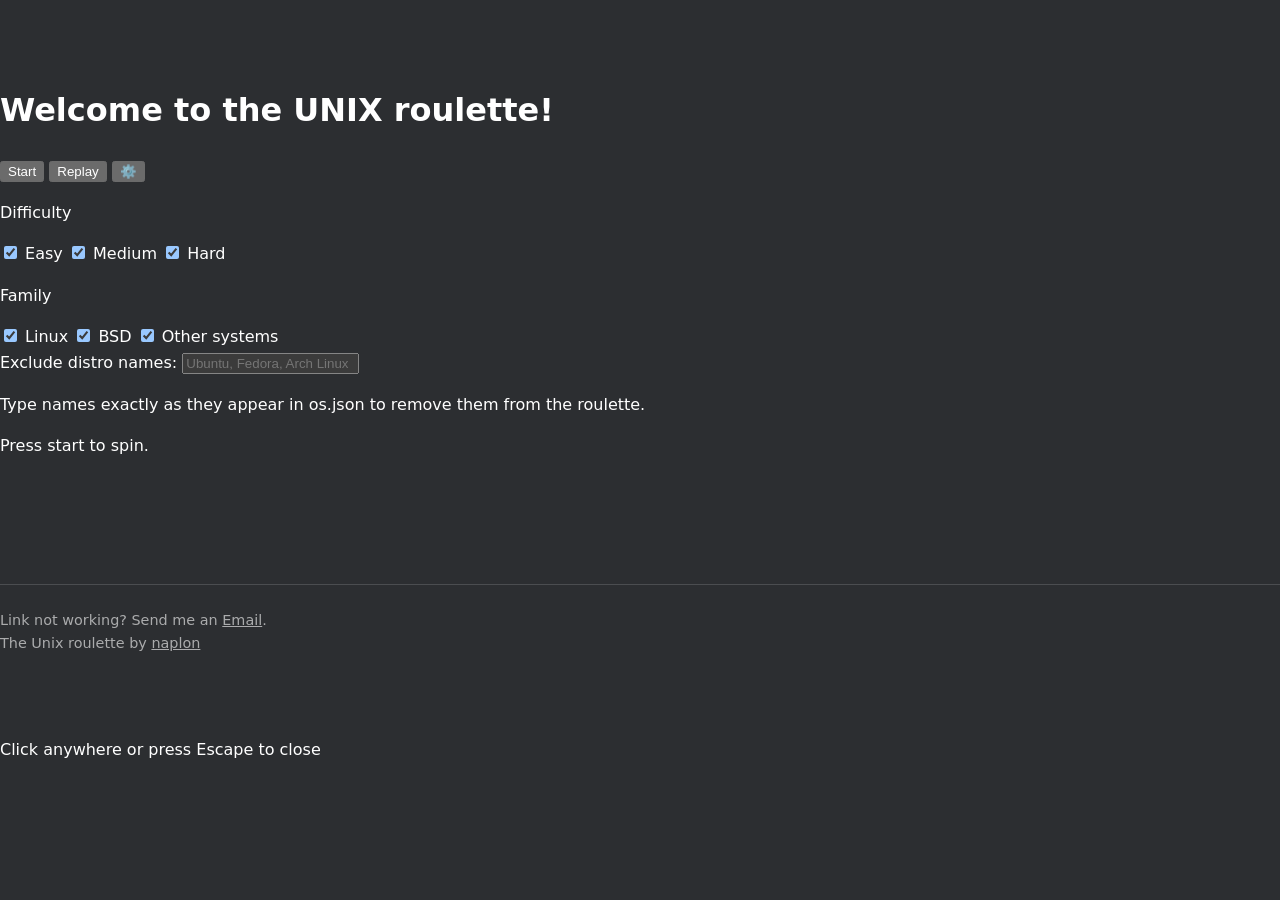
<file: index.html>
<!DOCTYPE html>
<html lang="en">
<head>
    <meta charset="UTF-8">
    <meta name="viewport" content="width=device-width, initial-scale=1.0">
    <title>The UNIX roulette</title>
    <link rel="icon" href="favicon.ico" type="image/x-icon">
    <link href="style.css" rel="stylesheet">
    <script src="script.js" defer></script>
</head>
<body>
    <div class="page-shell">
        <main class="first-text">
            <h1>Welcome to the UNIX roulette!</h1>

            <div class="controls-row">
                <button type="button" class="start-button" id="start-button" onclick="roll()">Start</button>
                <button type="button" class="replay-button hidden" id="replay-button" onclick="roll()">Replay</button>
                <button type="button" class="settings-toggle" id="settings-toggle" aria-label="Exclude distros" title="Exclude distros">⚙️</button>
            </div>

            <div class="exclude-panel hidden" id="exclude-panel">
                <div class="filter-grid">
                    <div class="filter-group">
                        <p>Difficulty</p>
                        <label><input type="checkbox" class="difficulty-filter" value="easy" checked /> Easy</label>
                        <label><input type="checkbox" class="difficulty-filter" value="medium" checked /> Medium</label>
                        <label><input type="checkbox" class="difficulty-filter" value="hard" checked /> Hard</label>
                    </div>

                    <div class="filter-group">
                        <p>Family</p>
                        <label><input type="checkbox" class="family-filter" value="linux" checked /> Linux</label>
                        <label><input type="checkbox" class="family-filter" value="bsd" checked /> BSD</label>
                        <label><input type="checkbox" class="family-filter" value="other" checked /> Other systems</label>
                    </div>
                </div>

                <label for="exclude-input">Exclude distro names:</label>
                <input id="exclude-input" type="text" placeholder="Ubuntu, Fedora, Arch Linux" />
                <p class="exclude-help">Type names exactly as they appear in os.json to remove them from the roulette.</p>
            </div>

            <p id="loading-text" class="loading-text">Press start to spin.</p>

            <section id="result-card" class="result-card" aria-live="polite">
                <div class="winner-header">
                    <h2 id="result-name"></h2>
                    <span id="result-difficulty" class="difficulty-badge"></span>
                    <span id="result-family" class="family-badge"></span>
                </div>
                <div id="result-image-wrap" class="result-image-wrap hidden">
                    <img id="result-image" class="result-image" alt="" />
                </div>
                <p id="result-comment"></p>
                <a id="result-link" target="_blank" rel="noopener noreferrer"></a>
            </section>
        </main>
    </div>

    <footer>
        <p>Link not working? Send me an <a href="mailto:naplon@ik.me" tager="_blank">Email</a>.</p>
        <p>The Unix roulette by <a href="https://github.com/naplon74" target="_blank">naplon</a></p>
    </footer>

    <div id="image-lightbox" class="image-lightbox hidden" role="dialog" aria-modal="true" aria-label="Image preview">
        <img id="lightbox-image" class="lightbox-image" alt="" />
        <p class="lightbox-hint">Click anywhere or press Escape to close</p>
    </div>
</body>
</html>
</file>
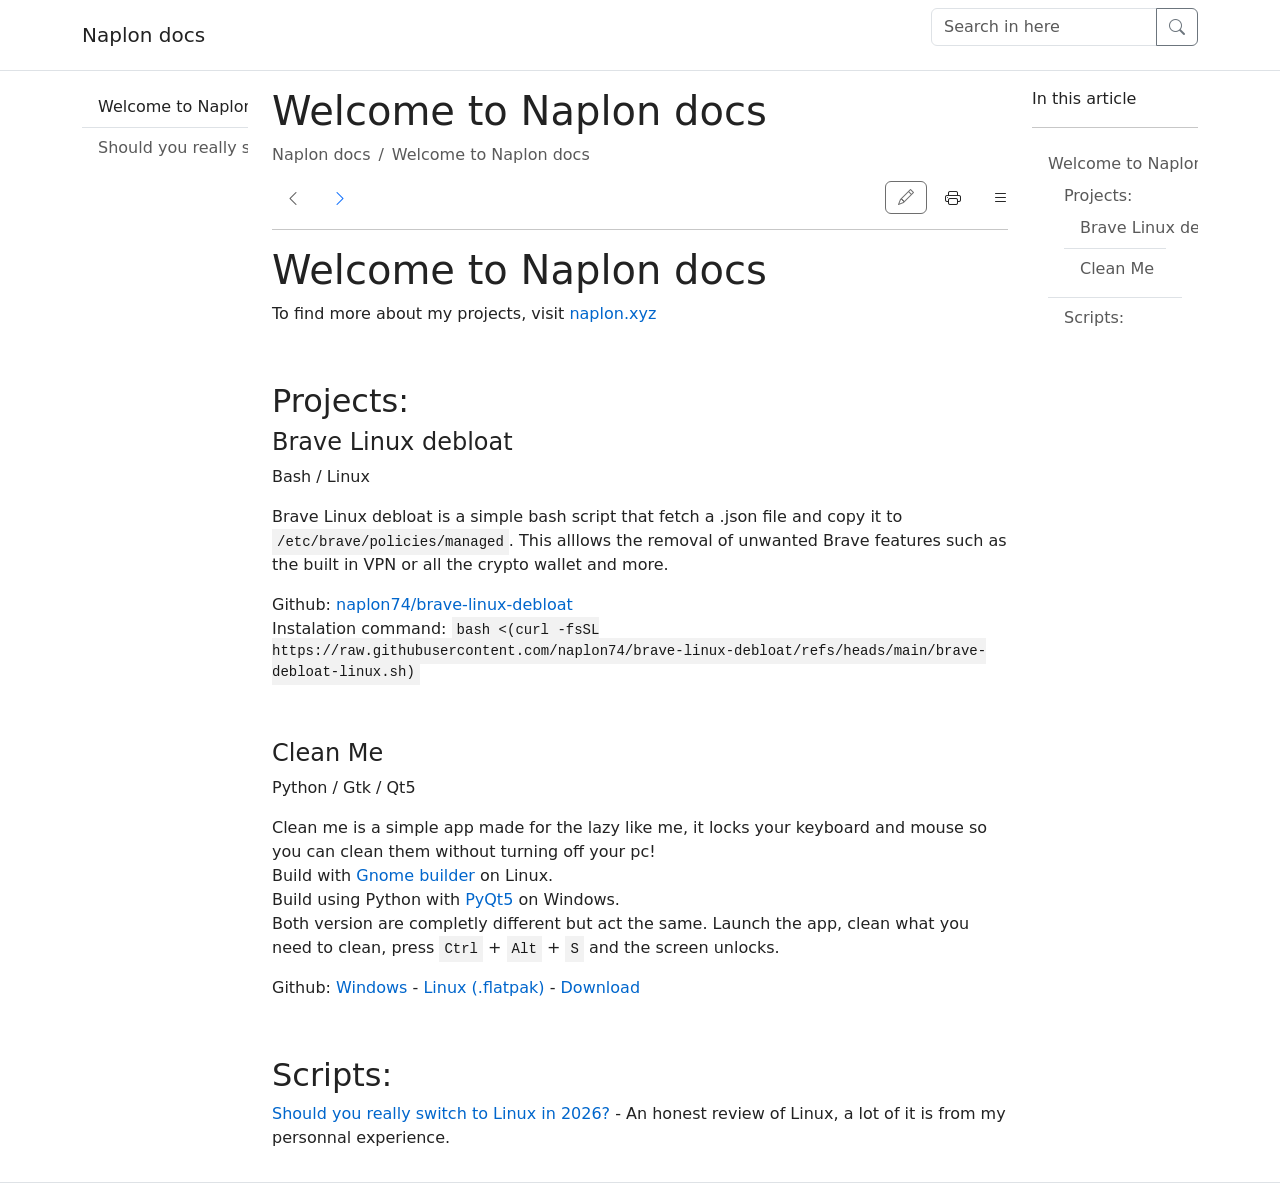
<file: site/index.html>
<!DOCTYPE html lang="en">


<head>
  <meta charset="utf-8">
  <meta http-equiv="x-ua-compatible" content="ie=edge">
  <meta name="viewport" content="width=device-width, initial-scale=1, shrink-to-fit=no">

  
  <meta name="color-scheme" content="light dark">
  <meta name="theme-color" content="#111111" media="(prefers-color-scheme: light)">
  <meta name="theme-color" content="#eeeeee" media="(prefers-color-scheme: dark)">
  <link rel="stylesheet" href="css/bootstrap.min.css">
  

  
  <meta http-equiv="content-language" content="en">
  
  

  
  <title>Welcome to Naplon docs | Naplon docs</title>
  

  

  
  

<link rel="stylesheet" href="css/bootstrap-icons.min.css">
<link rel="stylesheet" href="css/theme.css">


<link rel="stylesheet" href="css/colors/auto.css">
<link rel="stylesheet" href="css/highlight/default.css" media="(prefers-color-scheme: light)">
<link rel="stylesheet" href="css/highlight/monokai.css" media="(prefers-color-scheme: dark)">





<script async>var base_url = '.';</script>
<script src="js/jquery-3.6.1.slim.min.js"></script>
<script src="js/bootstrap.bundle.min.js"></script>
<script async src="js/highlight.min.js"></script>
  
  
  
</head>

<body    <header>
  <nav
    class="navbar navbar-expand-sm navbar-toggleable-sm  border-bottom box-shadow mb-3 ">
    <div class="container">
      <a class="navbar-brand text-body" asp-area="" href=" /">
        
        
        Naplon docs
        
      </a>
      <div class="print-hide">
        <div class="navbar-collapse collapse d-sm-inline-flex justify-content-between">
          <div class="d-none d-md-flex input-group mb-3">
            
            <input class="form-control" type="search" id="searchbox" accesskey="/"
              placeholder="Search in here" aria-label="Search"
              aria-describedby="search-btn" />
            <button class="btn btn-outline-secondary" type="button" id="search-btn" onclick="search(false);">
              <i class="bi bi-search"></i>
            </button>
            
          </div>
        </div>
      </div>
    </div>
  </nav>
  <nav class="navbar border-bottom box-shadow mb-3 d-md-none print-hide">
    <div class="container">
      <div class="navbar-collapse d-flex">
        <p>
        <div class="d-flex input-group mb-3">
          
          <button class="btn btn-outline-secondary" onclick="toggle_nav(this);" type="button" data-bs-toggle="collapse"
            data-bs-target="#nav" title="Show Navigation"><i class="bi bi-book"></i></button>
          
          
          <input class="form-control" type="search" id="searchbox_mobile" accesskey="/"
            placeholder="Search in here" aria-label="Search">
          <button class="btn btn-outline-secondary" type="button" onclick="search(true);"><i
              class="bi bi-search"></i></button>
          
          
          <button class="btn btn-outline-secondary" onclick="toggle_toc(this);" type="button" data-bs-toggle="collapse"
            data-bs-target="#toc"><i class="bi bi-list-ul"></i></button>
          
        </div>
        </p>
      </div>
    </div>
  </nav>
  </header>
  
  
  
  
  <div class="container">
    <div class="pb-3">
      <div class="row">
        
        
        

<div class="col-12 col-md-2 print-hide">
    <div class="collapse d-md-block text-nowrap" id="nav" style="overflow-x:scroll;">
        <ul class="list-group list-group-flush">
            
            
            <li class="list-group-item"><a
                    class="text-decoration-none  text-body"
                    href=".">Welcome to Naplon docs</a></li>
            
            
            
            <li class="list-group-item"><a
                    class="text-decoration-none  text-muted"
                    href="linux/">Should you really switch to Linux in 2026?</a></li>
            
            
        </ul>
    </div>
</div>
        
        
        




<div class="col-12 col-md-2 order-md-3 print-hide">
  <div class="collapse d-md-block text-nowrap" id="toc" style="overflow-x:scroll;">
    <span>In this article</span>
    <hr />
    <ul class="list-group list-group-flush">
      
      <li class="list-group-item"><a class="text-decoration-none text-muted" href="#welcome-to-naplon-docs">Welcome to Naplon docs</a>
        
        <ul class="list-group list-group-flush">
          
      <li class="list-group-item"><a class="text-decoration-none text-muted" href="#projects">Projects:</a>
        
        <ul class="list-group list-group-flush">
          
      <li class="list-group-item"><a class="text-decoration-none text-muted" href="#brave-linux-debloat">Brave Linux debloat</a>
        
      </li>
      
      <li class="list-group-item"><a class="text-decoration-none text-muted" href="#clean-me">Clean Me</a>
        
      </li>
      
        </ul>
        
      </li>
      
      <li class="list-group-item"><a class="text-decoration-none text-muted" href="#scripts">Scripts:</a>
        
      </li>
      
        </ul>
        
      </li>
      
    </ul>
  </div>
</div>


<main role="main" class="col-12 col-md-8 print-main">
  
  
  <h1 >Welcome to Naplon docs</h1>
  
  <nav aria-label="breadcrumb">
    <ol class="breadcrumb">
      <li class="breadcrumb-item active" aria-current="page">Naplon docs</li>
      
      
      <li class="breadcrumb-item active" aria-current="page">Welcome to Naplon docs</li>
      
      
      
      
      
    </ol>
  </nav>
  
  
  <div class="container ml-0">
    <div class="row">
      
      <div class="col-2 px-0" style="text-wrap: nowrap;">
        
        <a class="btn text-muted print-hide"><i class="bi bi-chevron-left"></i></a>
        
        
        <a class="btn text-primary print-hide" href="linux/" title="Should you really switch to Linux in 2026?"><i
            class="bi bi-chevron-right"></i></a>
        
      </div>
      <div class="col px-0" style="text-align: right;">
        
        
        
        
        
        
        <button class="btn print-visible d-none" onclick="print_normal();"
          title="Open NewTab"><i class="bi bi-arrow-up-right-square"></i></button>
      </div>
      <div class="col-1 col-sm-2 px-0 print-hide" style="text-align: right;text-wrap: nowrap;">
        
        
        <a class="btn disabled print-hide d-none d-sm-inline"><i class="bi bi-pencil"></i></a>
        
        
        
        <button class="btn print-block d-none d-lg-inline" title="Print this article"
          onclick="window.print();"><i class="bi bi-printer"></i></button>
        
        <span class="dropdown print-hide">
          <button class="btn btn" type="button" id="dropdownMenuButton1" data-bs-toggle="dropdown"
            aria-expanded="false"><i class="bi bi-list"></i></button>
          <ul class="dropdown-menu" aria-labelledby="dropdownMenuButton1">
            <li>
              <h6 class="dropdown-header">Share via</h6>
            </li>
            <li><button class="btn dropdown-item"
                onclick="share_to_twitter('Welcome to Naplon docs | Naplon docs','');"><i
                  class="bi bi-twitter-x"></i>&nbsp;X.com</button></li>
            <li><button class="btn dropdown-item" onclick="share_to_facebook();"><i
                  class="bi bi-facebook"></i>&nbsp;Facebook</button></li>
            <li><button class="btn dropdown-item" onclick="share_to_line();"><i
                  class="bi bi-line"></i>&nbsp;LINE</button></li>
            <li>
              <hr class="dropdown-divider">
            </li>
            <li><button class="btn dropdown-item" onclick="window.print();"><i class="bi bi-printer"></i>&nbsp;Print</button></li>
            <li><button class="btn dropdown-item" id="page-url-copy-btn"><i class="bi bi-clipboard"></i>&nbsp;Copy Url to clipboard</button></li>
            <li>
              
              
              <a class="btn dropdown-item disabled"><i class="bi bi-pencil"></i>&nbsp;Edit this article</a>
              
              
            </li>
            <li>
              <hr class="dropdown-divider">
            </li>
            
            <li><button class="btn dropdown-item" onclick="print_view();"><i
                  class="bi bi-file-earmark-text"></i>&nbsp;View in EmbedMode</button></li>
          </ul>
        </span>
      </div>
    </div>
  </div>
  
  <hr />
  
  <div >
    
    <h1 id="welcome-to-naplon-docs">Welcome to Naplon docs</h1>
<p>To find more about my projects, visit <a href="https://naplon.xyz">naplon.xyz</a></p>
<p><br></p>
<h2 id="projects">Projects:</h2>
<h4 id="brave-linux-debloat">Brave Linux debloat</h4>
<p>Bash / Linux </p>
<p>Brave Linux debloat is a simple bash script that fetch a .json file and copy it to <code>/etc/brave/policies/managed</code>.
This alllows the removal of unwanted Brave features such as the built in VPN or all the crypto wallet and more.  </p>
<p>Github: <a href="https://github.com/naplon74/brave-linux-debloat">naplon74/brave-linux-debloat</a><br />
Instalation command: <code>bash &lt;(curl -fsSL https://raw.githubusercontent.com/naplon74/brave-linux-debloat/refs/heads/main/brave-debloat-linux.sh)</code></p>
<p><br></p>
<h4 id="clean-me">Clean Me</h4>
<p>Python / Gtk / Qt5  </p>
<p>Clean me is a simple app made for the lazy like me, it locks your keyboard and mouse so you can clean them without turning off your pc!<br />
Build with <a href="https://apps.gnome.org/Builder/">Gnome builder</a> on Linux.<br />
Build using Python with <a href="https://pypi.org/project/PyQt5/">PyQt5</a> on Windows.<br />
Both version are completly different but act the same. Launch the app, clean what you need to clean, press <code>Ctrl</code> + <code>Alt</code> + <code>S</code> and the screen unlocks.  </p>
<p>Github: <a href="https://github.com/naplon74/CleanMe/tree/windows">Windows</a> - <a href="https://github.com/naplon74/CleanMe/tree/linux">Linux (.flatpak)</a> - <a href="https://github.com/naplon74/CleanMe/releases">Download</a></p>
<p><br></p>
<h2 id="scripts">Scripts:</h2>
<p><a href="/linux">Should you really switch to Linux in 2026?</a> - An honest review of Linux, a lot of it is from my personnal experience.</p>
    
  </div>
</main>

      </div>
    </div>
    <script src="js/theme.js"></script>
    
    
    
    <script async src="search/main.js"></script>
    
    
  </div>
  </div>

  
  
  
  
  <footer class="border-top footer text-muted .position-absolute.bottom-0.start-50.translate-middle-x"
    style="padding-top:15px;">
    <div class="container">
      <div class="row">
        <div class="col-md">
          
        </div>
        
      </div>
    </div>
  </footer>
  
  
  
  
  
  <div class="modal fade" id="searchModal" data-bs-backdrop="static" data-bs-keyboard="false" tabindex="-1"
    aria-labelledby="searchModal" aria-hidden="true">
    <div class="modal-dialog modal-lg print-hide">
        <div class="modal-content">
            <div class="modal-header">
                <h5 class="modal-title" id="searchModalLabel">Search</h5>
                <button type="button" class="btn-close" data-bs-dismiss="modal"
                    aria-label="Close"></button>
            </div>
            <div class="modal-body">
                <div class="input-group mb-3">
                    <input id="mkdocs-search-query" type="text" class="form-control"
                        aria-label="Search" aria-describedby="inputGroup-sizing-default">
                </div>
                <div id="mkdocs-search-results">
                    search-area-desc
                </div>

            </div>
        </div>
    </div>
</div>
  
</body>

</html>
</file>
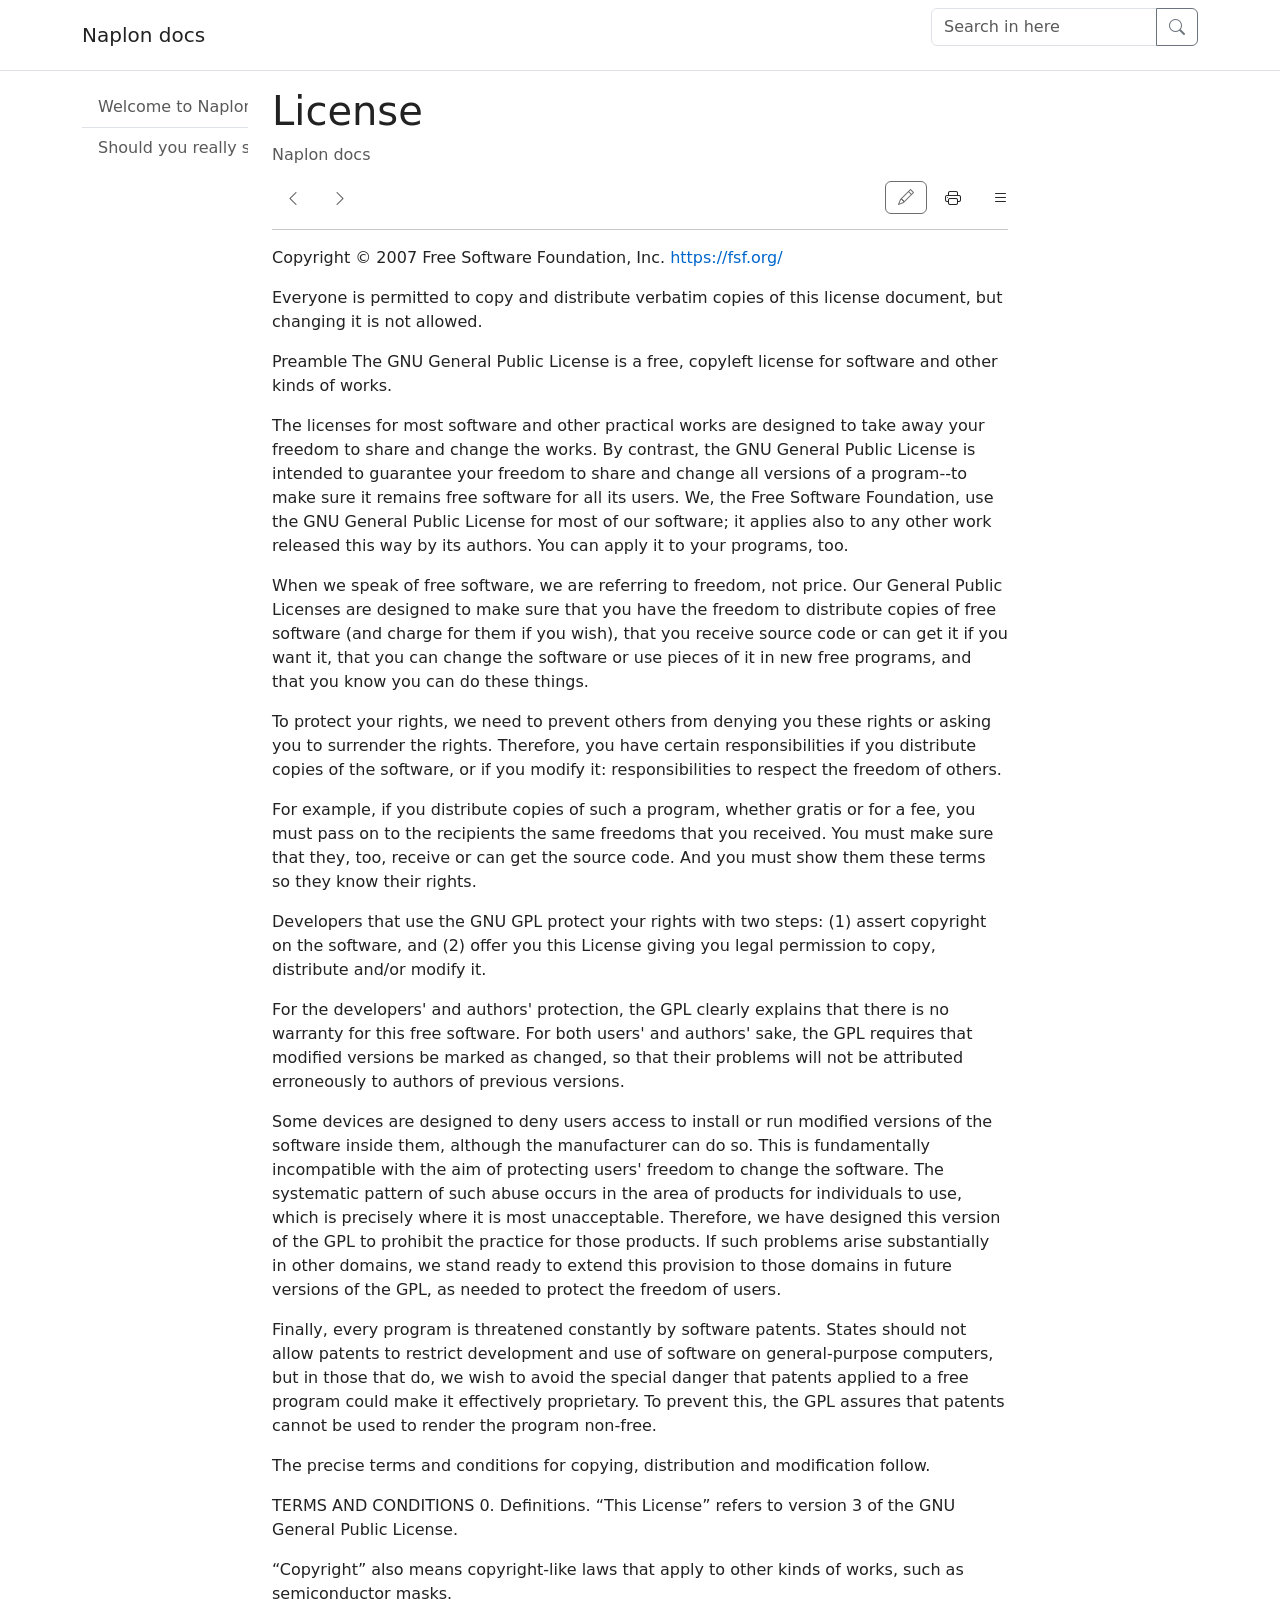
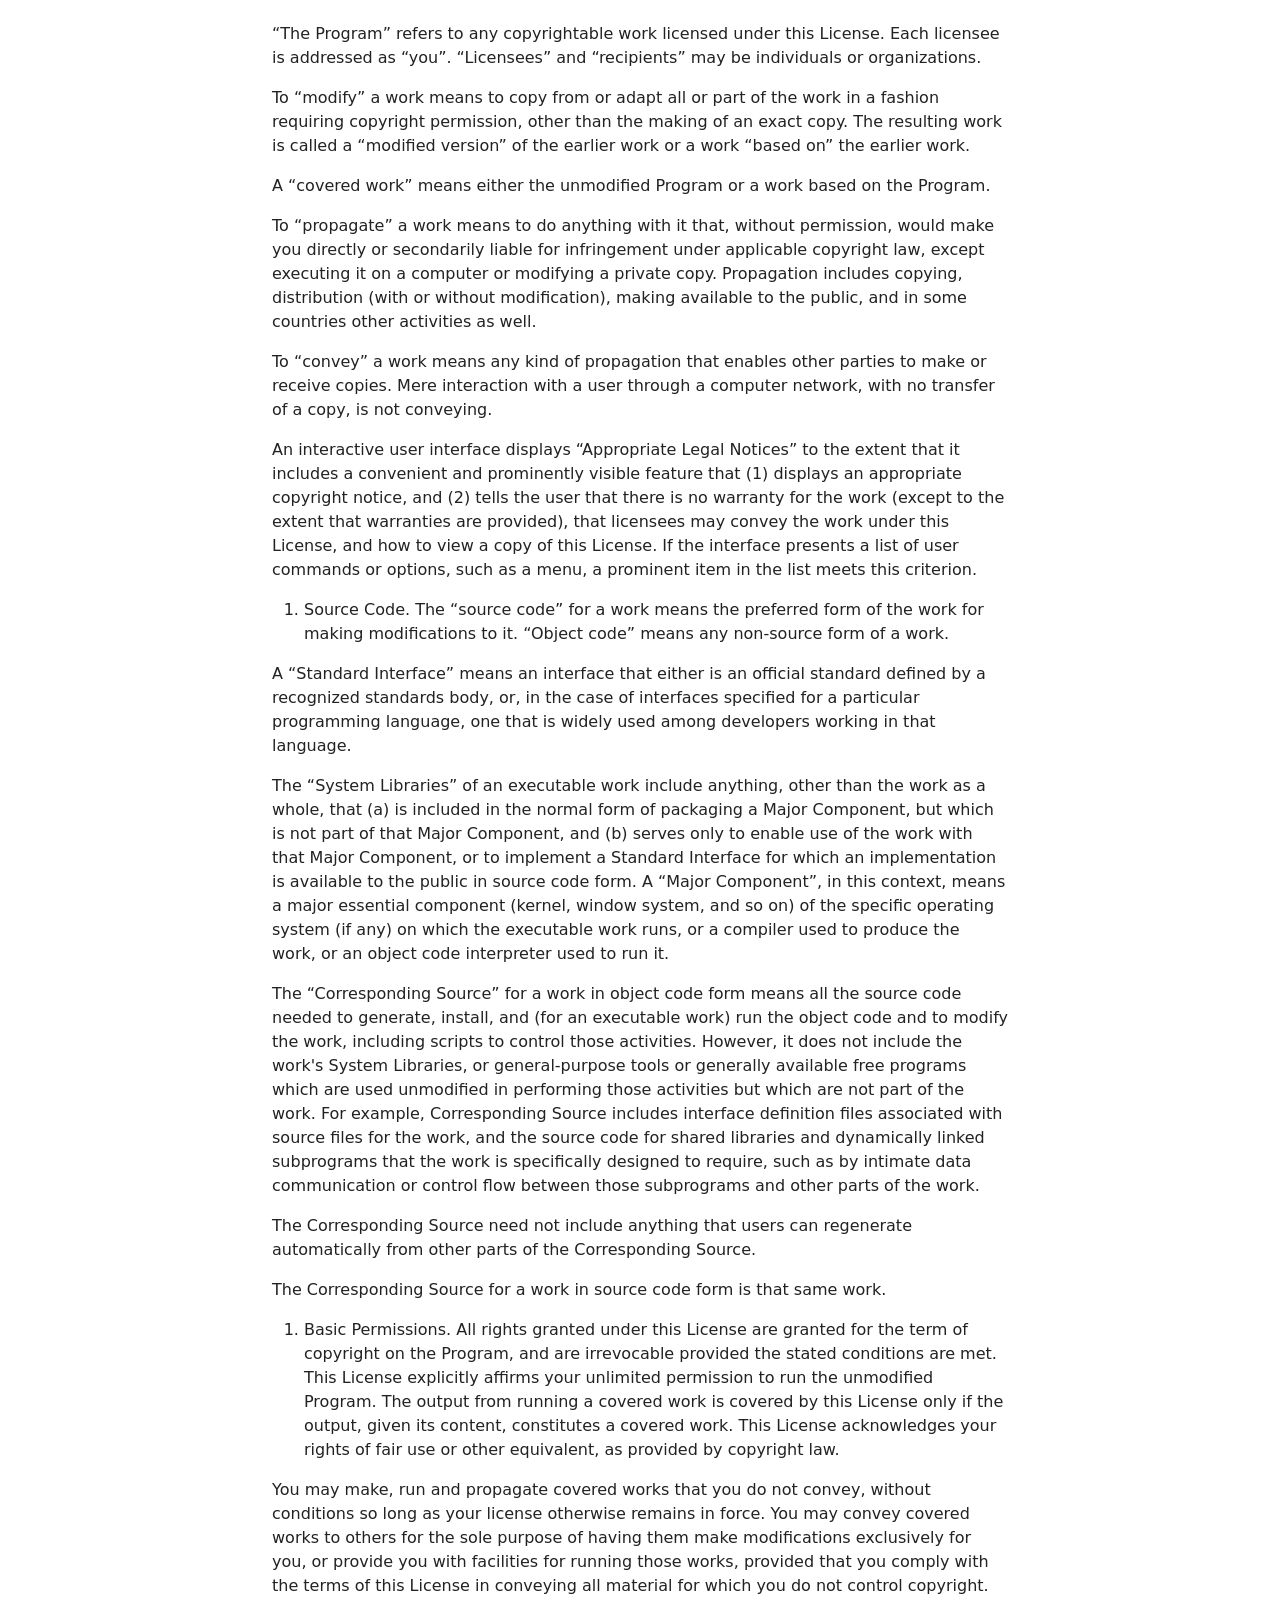
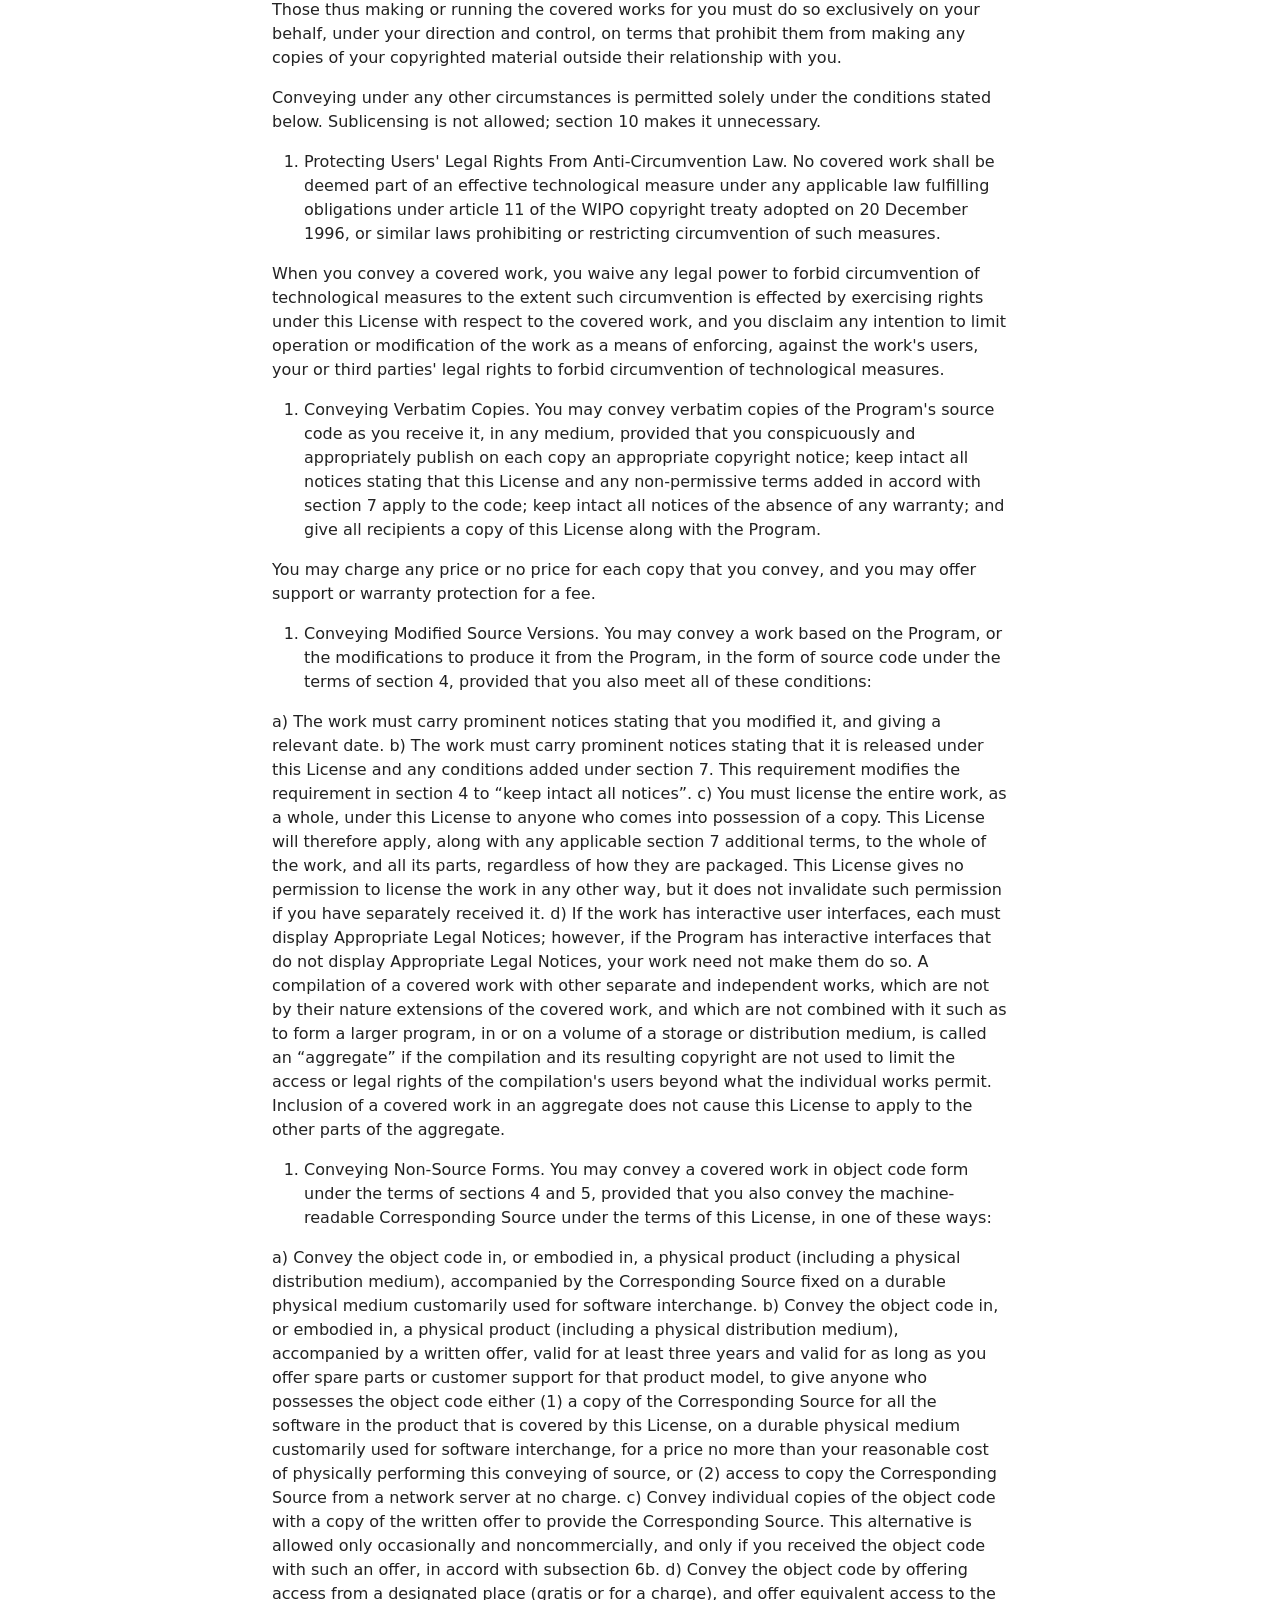
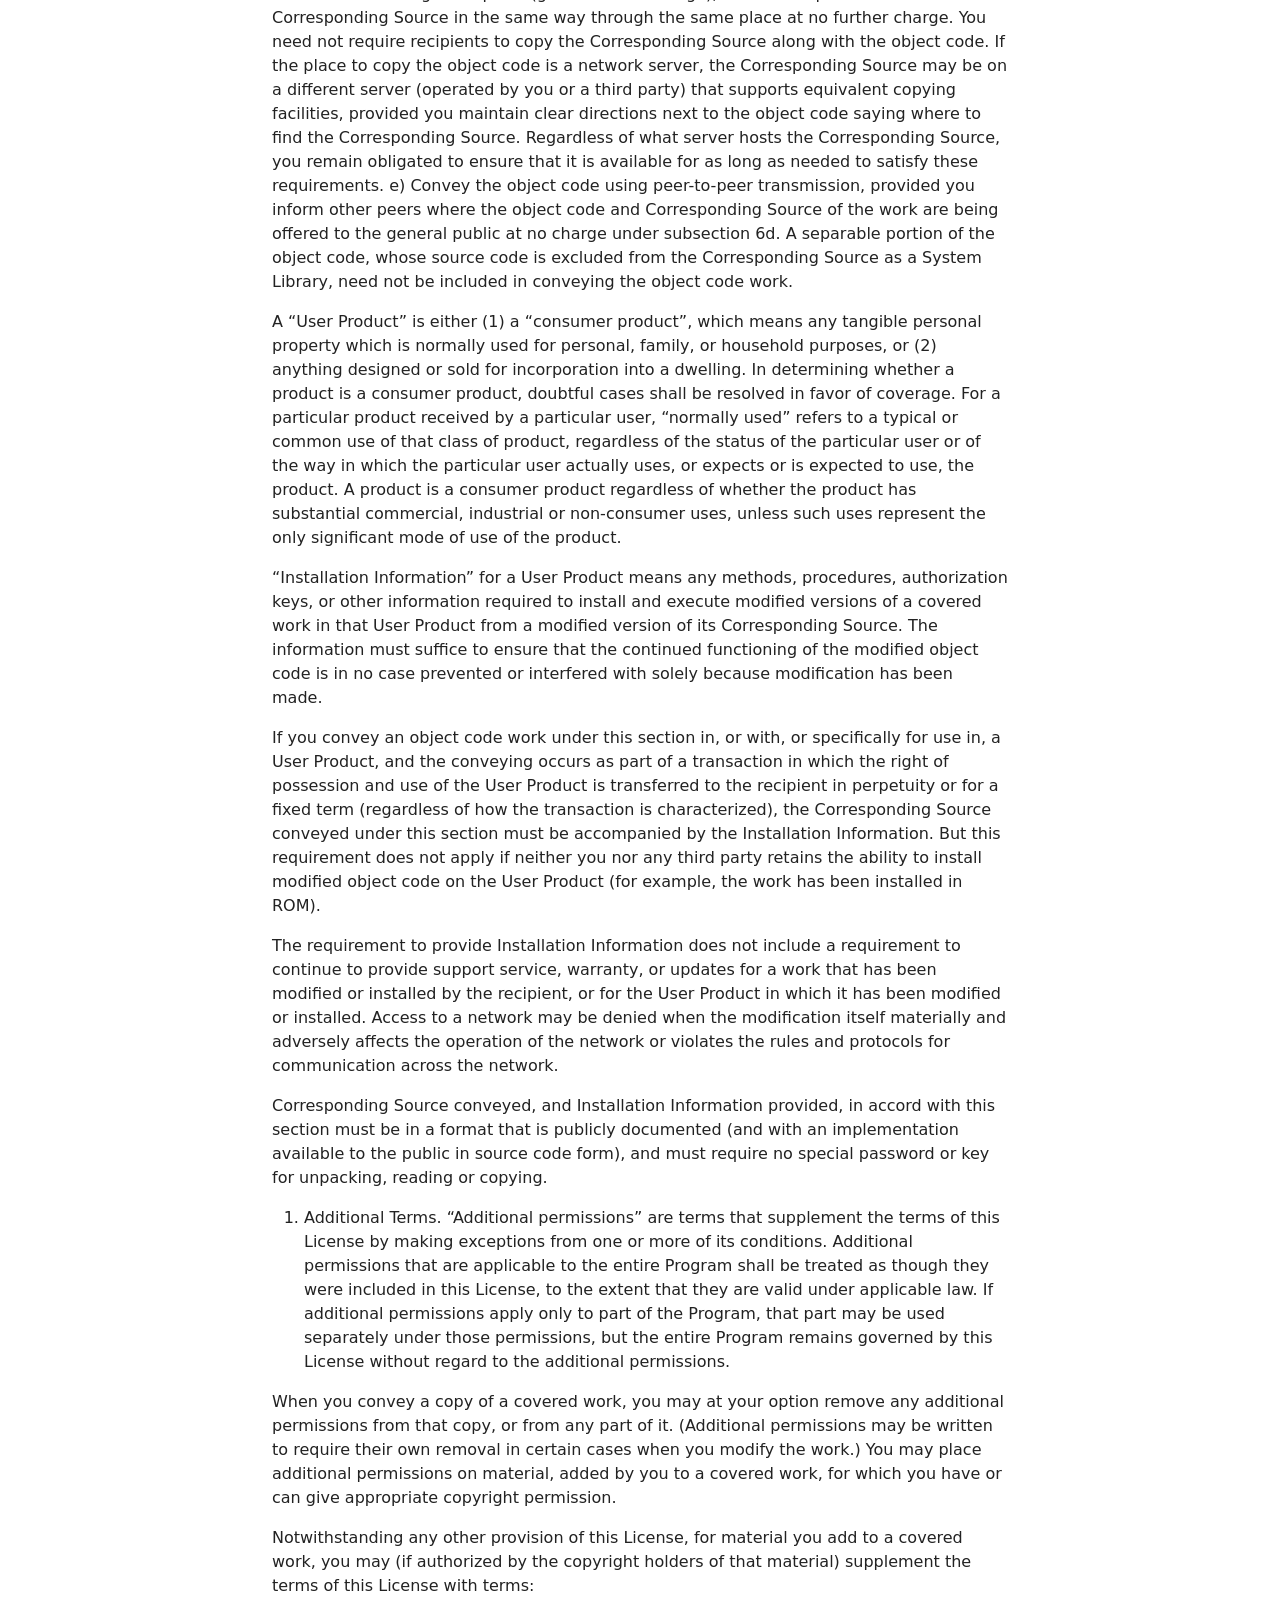
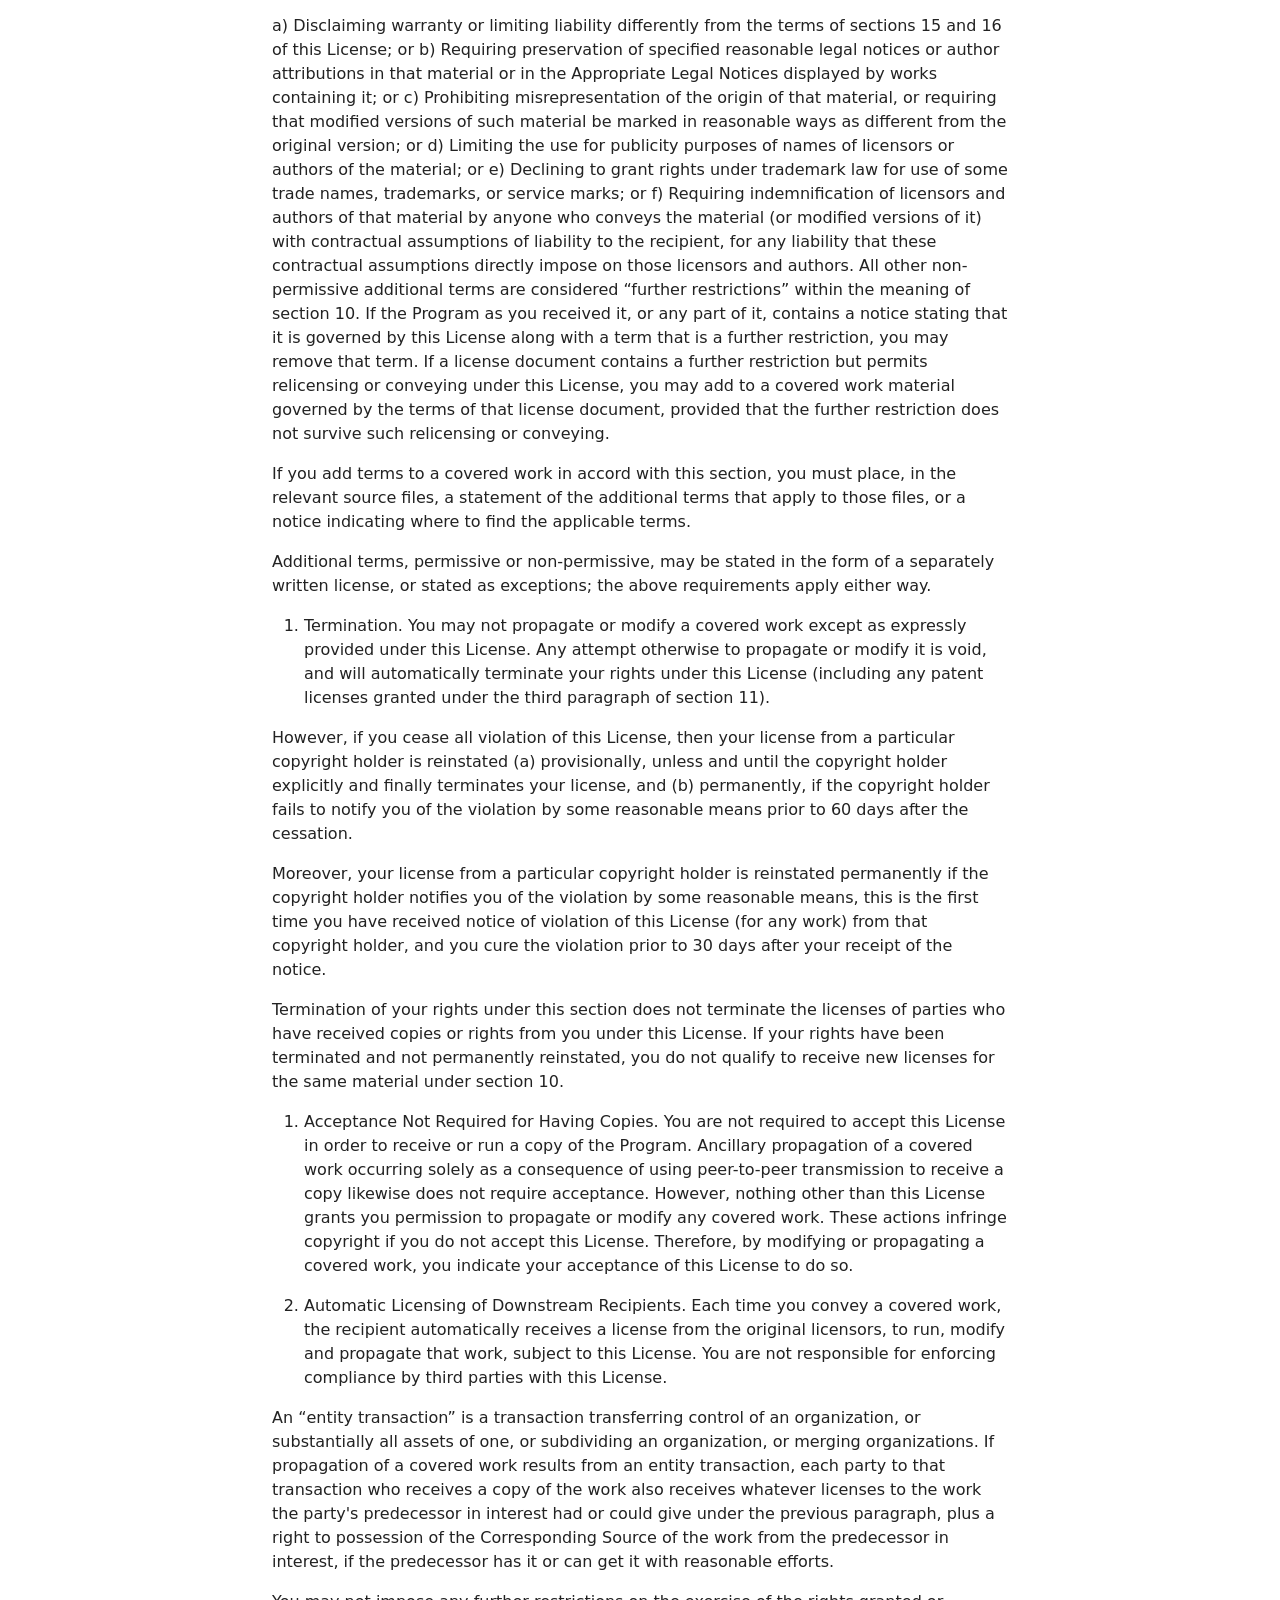
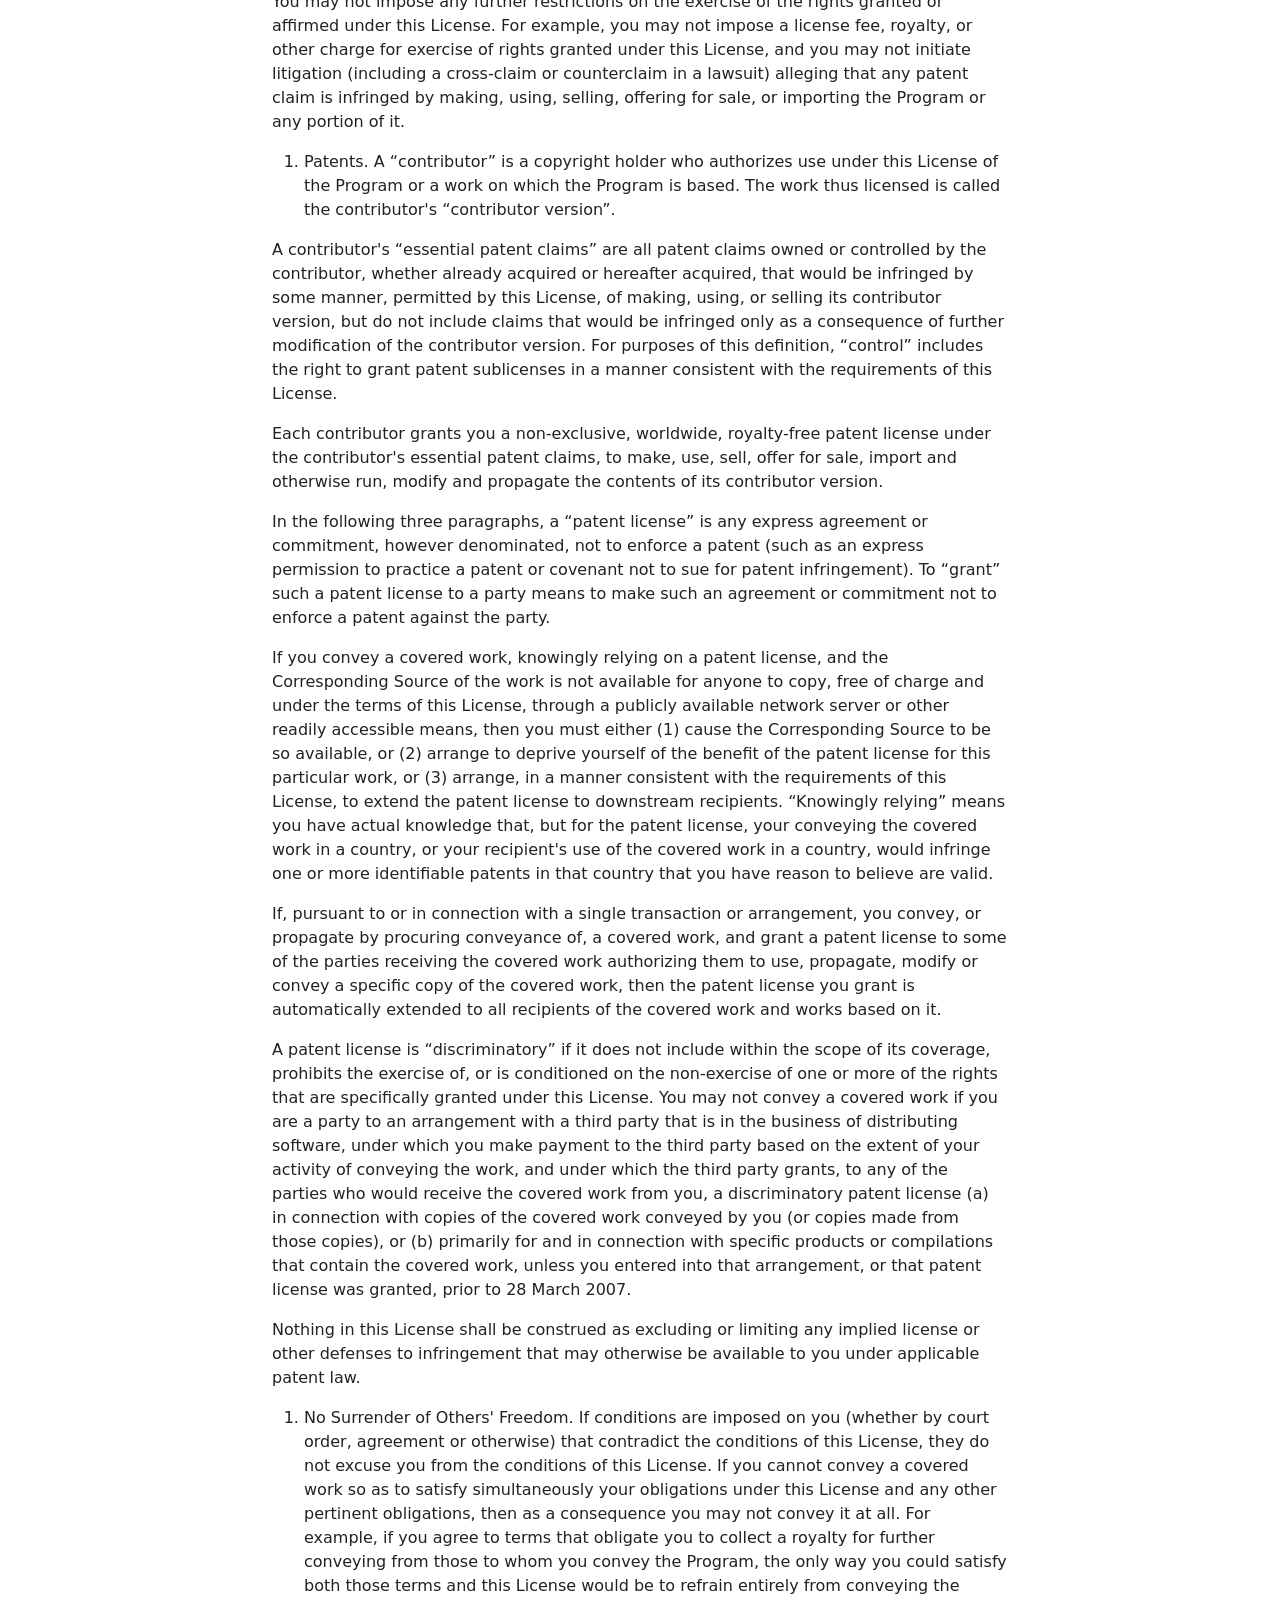
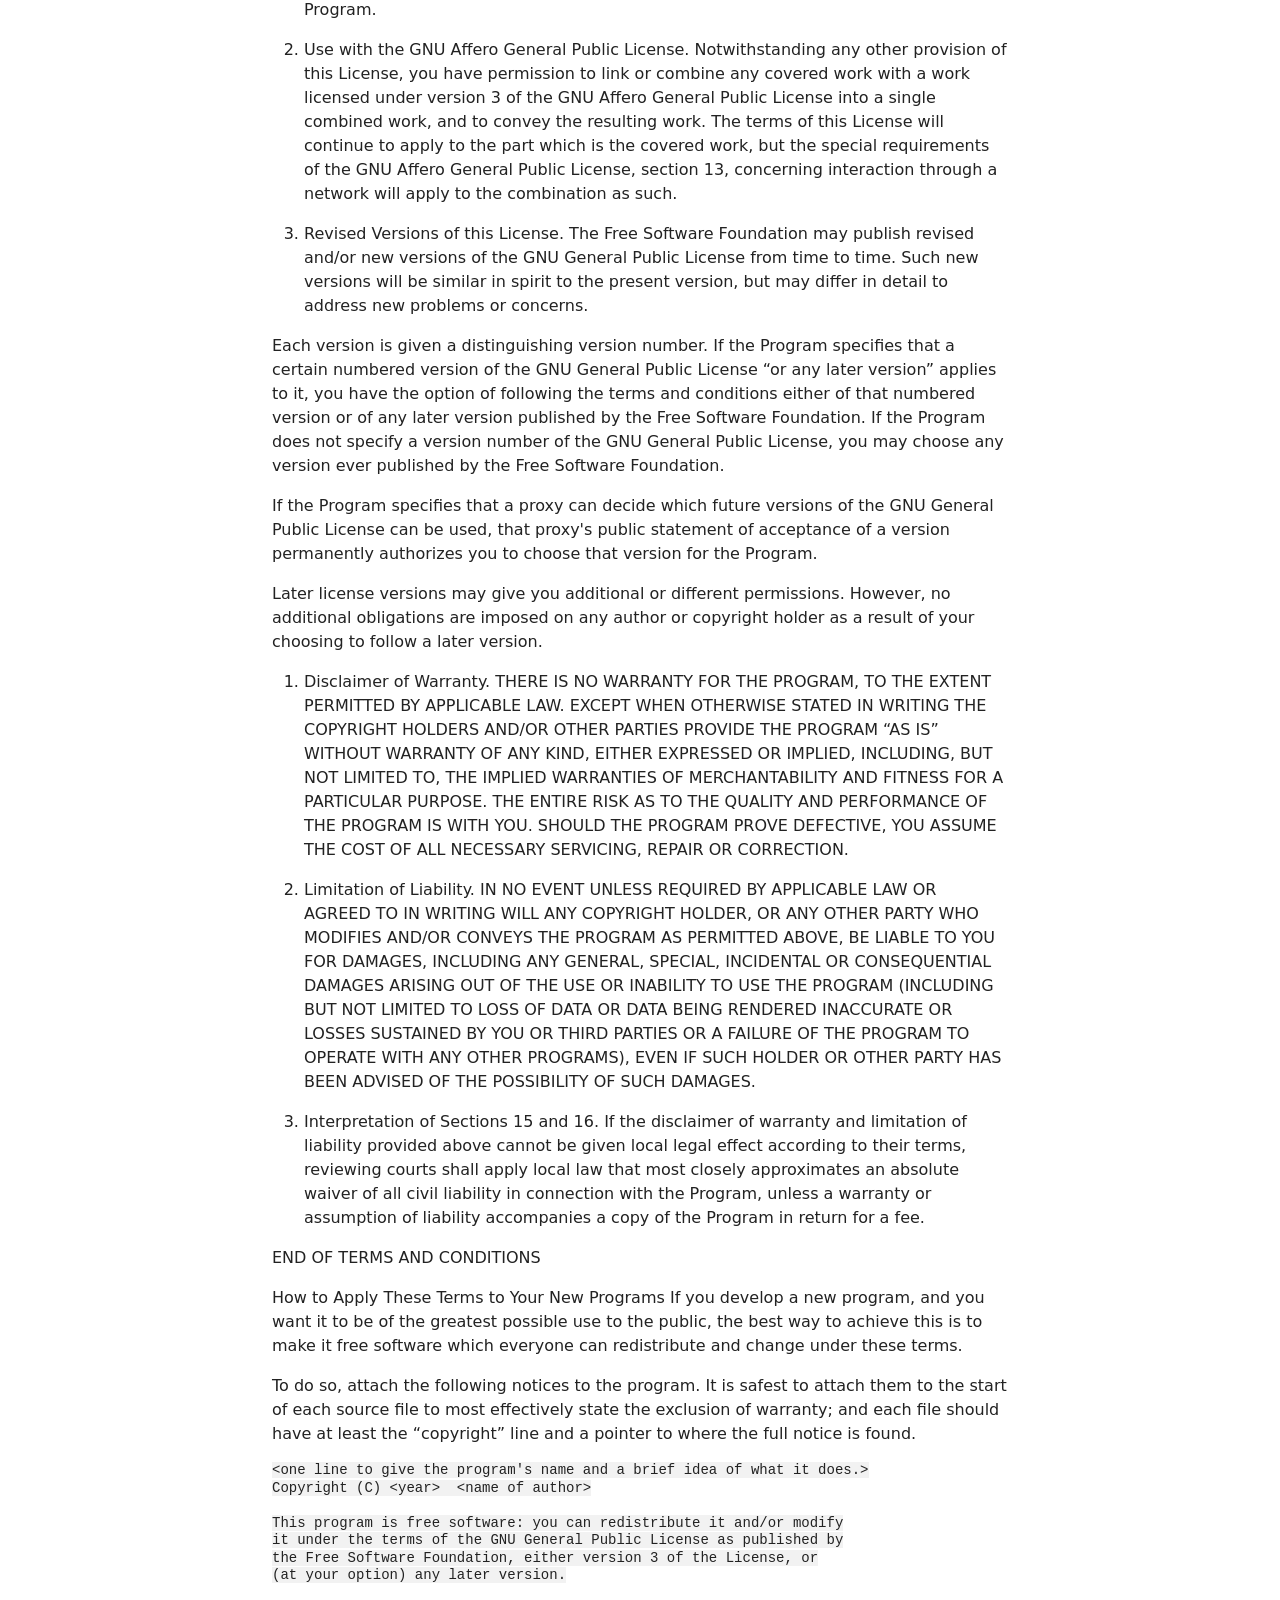
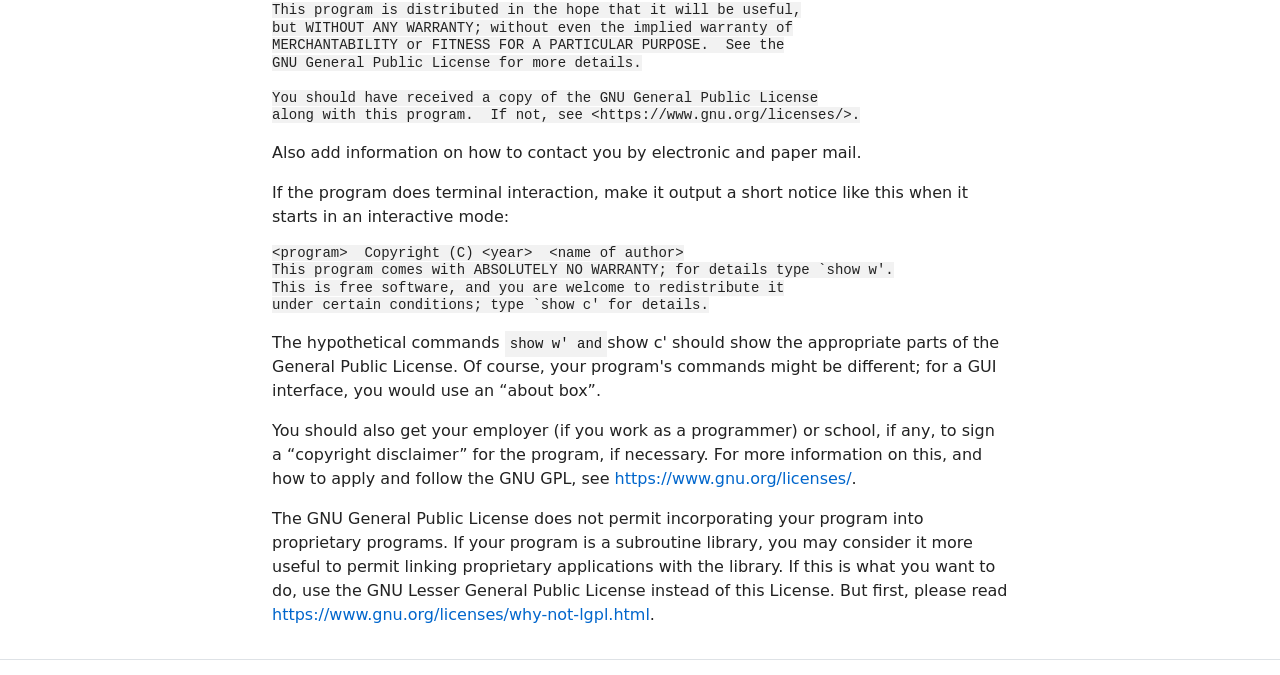
<file: site/license/index.html>
<!DOCTYPE html lang="en">


<head>
  <meta charset="utf-8">
  <meta http-equiv="x-ua-compatible" content="ie=edge">
  <meta name="viewport" content="width=device-width, initial-scale=1, shrink-to-fit=no">

  
  <meta name="color-scheme" content="light dark">
  <meta name="theme-color" content="#111111" media="(prefers-color-scheme: light)">
  <meta name="theme-color" content="#eeeeee" media="(prefers-color-scheme: dark)">
  <link rel="stylesheet" href="../css/bootstrap.min.css">
  

  
  <meta http-equiv="content-language" content="en">
  
  

  
  <title>License | Naplon docs</title>
  

  

  
  

<link rel="stylesheet" href="../css/bootstrap-icons.min.css">
<link rel="stylesheet" href="../css/theme.css">


<link rel="stylesheet" href="../css/colors/auto.css">
<link rel="stylesheet" href="../css/highlight/default.css" media="(prefers-color-scheme: light)">
<link rel="stylesheet" href="../css/highlight/monokai.css" media="(prefers-color-scheme: dark)">





<script async>var base_url = '..';</script>
<script src="../js/jquery-3.6.1.slim.min.js"></script>
<script src="../js/bootstrap.bundle.min.js"></script>
<script async src="../js/highlight.min.js"></script>
  
  
  
</head>

<body    <header>
  <nav
    class="navbar navbar-expand-sm navbar-toggleable-sm  border-bottom box-shadow mb-3 ">
    <div class="container">
      <a class="navbar-brand text-body" asp-area="" href="../ /">
        
        
        Naplon docs
        
      </a>
      <div class="print-hide">
        <div class="navbar-collapse collapse d-sm-inline-flex justify-content-between">
          <div class="d-none d-md-flex input-group mb-3">
            
            <input class="form-control" type="search" id="searchbox" accesskey="/"
              placeholder="Search in here" aria-label="Search"
              aria-describedby="search-btn" />
            <button class="btn btn-outline-secondary" type="button" id="search-btn" onclick="search(false);">
              <i class="bi bi-search"></i>
            </button>
            
          </div>
        </div>
      </div>
    </div>
  </nav>
  <nav class="navbar border-bottom box-shadow mb-3 d-md-none print-hide">
    <div class="container">
      <div class="navbar-collapse d-flex">
        <p>
        <div class="d-flex input-group mb-3">
          
          <button class="btn btn-outline-secondary" onclick="toggle_nav(this);" type="button" data-bs-toggle="collapse"
            data-bs-target="#nav" title="Show Navigation"><i class="bi bi-book"></i></button>
          
          
          <input class="form-control" type="search" id="searchbox_mobile" accesskey="/"
            placeholder="Search in here" aria-label="Search">
          <button class="btn btn-outline-secondary" type="button" onclick="search(true);"><i
              class="bi bi-search"></i></button>
          
          
        </div>
        </p>
      </div>
    </div>
  </nav>
  </header>
  
  
  
  
  <div class="container">
    <div class="pb-3">
      <div class="row">
        
        
        

<div class="col-12 col-md-2 print-hide">
    <div class="collapse d-md-block text-nowrap" id="nav" style="overflow-x:scroll;">
        <ul class="list-group list-group-flush">
            
            
            <li class="list-group-item"><a
                    class="text-decoration-none  text-muted"
                    href="..">Welcome to Naplon docs</a></li>
            
            
            
            <li class="list-group-item"><a
                    class="text-decoration-none  text-muted"
                    href="../linux/">Should you really switch to Linux in 2026?</a></li>
            
            
        </ul>
    </div>
</div>
        
        
        

<main role="main" class="col-12 col-md-8 print-main">
  
  
  <h1 >License</h1>
  
  <nav aria-label="breadcrumb">
    <ol class="breadcrumb">
      <li class="breadcrumb-item active" aria-current="page">Naplon docs</li>
      
      
      
      
      
    </ol>
  </nav>
  
  
  <div class="container ml-0">
    <div class="row">
      
      <div class="col-2 px-0" style="text-wrap: nowrap;">
        
        <a class="btn text-muted print-hide"><i class="bi bi-chevron-left"></i></a>
        
        
        <a class="btn text-muted print-hide"><i class="bi bi-chevron-right"></i></a>
        
      </div>
      <div class="col px-0" style="text-align: right;">
        
        
        
        
        
        
        <button class="btn print-visible d-none" onclick="print_normal();"
          title="Open NewTab"><i class="bi bi-arrow-up-right-square"></i></button>
      </div>
      <div class="col-1 col-sm-2 px-0 print-hide" style="text-align: right;text-wrap: nowrap;">
        
        
        <a class="btn disabled print-hide d-none d-sm-inline"><i class="bi bi-pencil"></i></a>
        
        
        
        <button class="btn print-block d-none d-lg-inline" title="Print this article"
          onclick="window.print();"><i class="bi bi-printer"></i></button>
        
        <span class="dropdown print-hide">
          <button class="btn btn" type="button" id="dropdownMenuButton1" data-bs-toggle="dropdown"
            aria-expanded="false"><i class="bi bi-list"></i></button>
          <ul class="dropdown-menu" aria-labelledby="dropdownMenuButton1">
            <li>
              <h6 class="dropdown-header">Share via</h6>
            </li>
            <li><button class="btn dropdown-item"
                onclick="share_to_twitter('License | Naplon docs','');"><i
                  class="bi bi-twitter-x"></i>&nbsp;X.com</button></li>
            <li><button class="btn dropdown-item" onclick="share_to_facebook();"><i
                  class="bi bi-facebook"></i>&nbsp;Facebook</button></li>
            <li><button class="btn dropdown-item" onclick="share_to_line();"><i
                  class="bi bi-line"></i>&nbsp;LINE</button></li>
            <li>
              <hr class="dropdown-divider">
            </li>
            <li><button class="btn dropdown-item" onclick="window.print();"><i class="bi bi-printer"></i>&nbsp;Print</button></li>
            <li><button class="btn dropdown-item" id="page-url-copy-btn"><i class="bi bi-clipboard"></i>&nbsp;Copy Url to clipboard</button></li>
            <li>
              
              
              <a class="btn dropdown-item disabled"><i class="bi bi-pencil"></i>&nbsp;Edit this article</a>
              
              
            </li>
            <li>
              <hr class="dropdown-divider">
            </li>
            
            <li><button class="btn dropdown-item" onclick="print_view();"><i
                  class="bi bi-file-earmark-text"></i>&nbsp;View in EmbedMode</button></li>
          </ul>
        </span>
      </div>
    </div>
  </div>
  
  <hr />
  
  <div >
    
    <p>Copyright © 2007 Free Software Foundation, Inc. <a href="https://fsf.org/">https://fsf.org/</a></p>
<p>Everyone is permitted to copy and distribute verbatim copies of this license document, but changing it is not allowed.</p>
<p>Preamble
The GNU General Public License is a free, copyleft license for software and other kinds of works.</p>
<p>The licenses for most software and other practical works are designed to take away your freedom to share and change the works. By contrast, the GNU General Public License is intended to guarantee your freedom to share and change all versions of a program--to make sure it remains free software for all its users. We, the Free Software Foundation, use the GNU General Public License for most of our software; it applies also to any other work released this way by its authors. You can apply it to your programs, too.</p>
<p>When we speak of free software, we are referring to freedom, not price. Our General Public Licenses are designed to make sure that you have the freedom to distribute copies of free software (and charge for them if you wish), that you receive source code or can get it if you want it, that you can change the software or use pieces of it in new free programs, and that you know you can do these things.</p>
<p>To protect your rights, we need to prevent others from denying you these rights or asking you to surrender the rights. Therefore, you have certain responsibilities if you distribute copies of the software, or if you modify it: responsibilities to respect the freedom of others.</p>
<p>For example, if you distribute copies of such a program, whether gratis or for a fee, you must pass on to the recipients the same freedoms that you received. You must make sure that they, too, receive or can get the source code. And you must show them these terms so they know their rights.</p>
<p>Developers that use the GNU GPL protect your rights with two steps: (1) assert copyright on the software, and (2) offer you this License giving you legal permission to copy, distribute and/or modify it.</p>
<p>For the developers' and authors' protection, the GPL clearly explains that there is no warranty for this free software. For both users' and authors' sake, the GPL requires that modified versions be marked as changed, so that their problems will not be attributed erroneously to authors of previous versions.</p>
<p>Some devices are designed to deny users access to install or run modified versions of the software inside them, although the manufacturer can do so. This is fundamentally incompatible with the aim of protecting users' freedom to change the software. The systematic pattern of such abuse occurs in the area of products for individuals to use, which is precisely where it is most unacceptable. Therefore, we have designed this version of the GPL to prohibit the practice for those products. If such problems arise substantially in other domains, we stand ready to extend this provision to those domains in future versions of the GPL, as needed to protect the freedom of users.</p>
<p>Finally, every program is threatened constantly by software patents. States should not allow patents to restrict development and use of software on general-purpose computers, but in those that do, we wish to avoid the special danger that patents applied to a free program could make it effectively proprietary. To prevent this, the GPL assures that patents cannot be used to render the program non-free.</p>
<p>The precise terms and conditions for copying, distribution and modification follow.</p>
<p>TERMS AND CONDITIONS
0. Definitions.
“This License” refers to version 3 of the GNU General Public License.</p>
<p>“Copyright” also means copyright-like laws that apply to other kinds of works, such as semiconductor masks.</p>
<p>“The Program” refers to any copyrightable work licensed under this License. Each licensee is addressed as “you”. “Licensees” and “recipients” may be individuals or organizations.</p>
<p>To “modify” a work means to copy from or adapt all or part of the work in a fashion requiring copyright permission, other than the making of an exact copy. The resulting work is called a “modified version” of the earlier work or a work “based on” the earlier work.</p>
<p>A “covered work” means either the unmodified Program or a work based on the Program.</p>
<p>To “propagate” a work means to do anything with it that, without permission, would make you directly or secondarily liable for infringement under applicable copyright law, except executing it on a computer or modifying a private copy. Propagation includes copying, distribution (with or without modification), making available to the public, and in some countries other activities as well.</p>
<p>To “convey” a work means any kind of propagation that enables other parties to make or receive copies. Mere interaction with a user through a computer network, with no transfer of a copy, is not conveying.</p>
<p>An interactive user interface displays “Appropriate Legal Notices” to the extent that it includes a convenient and prominently visible feature that (1) displays an appropriate copyright notice, and (2) tells the user that there is no warranty for the work (except to the extent that warranties are provided), that licensees may convey the work under this License, and how to view a copy of this License. If the interface presents a list of user commands or options, such as a menu, a prominent item in the list meets this criterion.</p>
<ol>
<li>Source Code.
The “source code” for a work means the preferred form of the work for making modifications to it. “Object code” means any non-source form of a work.</li>
</ol>
<p>A “Standard Interface” means an interface that either is an official standard defined by a recognized standards body, or, in the case of interfaces specified for a particular programming language, one that is widely used among developers working in that language.</p>
<p>The “System Libraries” of an executable work include anything, other than the work as a whole, that (a) is included in the normal form of packaging a Major Component, but which is not part of that Major Component, and (b) serves only to enable use of the work with that Major Component, or to implement a Standard Interface for which an implementation is available to the public in source code form. A “Major Component”, in this context, means a major essential component (kernel, window system, and so on) of the specific operating system (if any) on which the executable work runs, or a compiler used to produce the work, or an object code interpreter used to run it.</p>
<p>The “Corresponding Source” for a work in object code form means all the source code needed to generate, install, and (for an executable work) run the object code and to modify the work, including scripts to control those activities. However, it does not include the work's System Libraries, or general-purpose tools or generally available free programs which are used unmodified in performing those activities but which are not part of the work. For example, Corresponding Source includes interface definition files associated with source files for the work, and the source code for shared libraries and dynamically linked subprograms that the work is specifically designed to require, such as by intimate data communication or control flow between those subprograms and other parts of the work.</p>
<p>The Corresponding Source need not include anything that users can regenerate automatically from other parts of the Corresponding Source.</p>
<p>The Corresponding Source for a work in source code form is that same work.</p>
<ol>
<li>Basic Permissions.
All rights granted under this License are granted for the term of copyright on the Program, and are irrevocable provided the stated conditions are met. This License explicitly affirms your unlimited permission to run the unmodified Program. The output from running a covered work is covered by this License only if the output, given its content, constitutes a covered work. This License acknowledges your rights of fair use or other equivalent, as provided by copyright law.</li>
</ol>
<p>You may make, run and propagate covered works that you do not convey, without conditions so long as your license otherwise remains in force. You may convey covered works to others for the sole purpose of having them make modifications exclusively for you, or provide you with facilities for running those works, provided that you comply with the terms of this License in conveying all material for which you do not control copyright. Those thus making or running the covered works for you must do so exclusively on your behalf, under your direction and control, on terms that prohibit them from making any copies of your copyrighted material outside their relationship with you.</p>
<p>Conveying under any other circumstances is permitted solely under the conditions stated below. Sublicensing is not allowed; section 10 makes it unnecessary.</p>
<ol>
<li>Protecting Users' Legal Rights From Anti-Circumvention Law.
No covered work shall be deemed part of an effective technological measure under any applicable law fulfilling obligations under article 11 of the WIPO copyright treaty adopted on 20 December 1996, or similar laws prohibiting or restricting circumvention of such measures.</li>
</ol>
<p>When you convey a covered work, you waive any legal power to forbid circumvention of technological measures to the extent such circumvention is effected by exercising rights under this License with respect to the covered work, and you disclaim any intention to limit operation or modification of the work as a means of enforcing, against the work's users, your or third parties' legal rights to forbid circumvention of technological measures.</p>
<ol>
<li>Conveying Verbatim Copies.
You may convey verbatim copies of the Program's source code as you receive it, in any medium, provided that you conspicuously and appropriately publish on each copy an appropriate copyright notice; keep intact all notices stating that this License and any non-permissive terms added in accord with section 7 apply to the code; keep intact all notices of the absence of any warranty; and give all recipients a copy of this License along with the Program.</li>
</ol>
<p>You may charge any price or no price for each copy that you convey, and you may offer support or warranty protection for a fee.</p>
<ol>
<li>Conveying Modified Source Versions.
You may convey a work based on the Program, or the modifications to produce it from the Program, in the form of source code under the terms of section 4, provided that you also meet all of these conditions:</li>
</ol>
<p>a) The work must carry prominent notices stating that you modified it, and giving a relevant date.
b) The work must carry prominent notices stating that it is released under this License and any conditions added under section 7. This requirement modifies the requirement in section 4 to “keep intact all notices”.
c) You must license the entire work, as a whole, under this License to anyone who comes into possession of a copy. This License will therefore apply, along with any applicable section 7 additional terms, to the whole of the work, and all its parts, regardless of how they are packaged. This License gives no permission to license the work in any other way, but it does not invalidate such permission if you have separately received it.
d) If the work has interactive user interfaces, each must display Appropriate Legal Notices; however, if the Program has interactive interfaces that do not display Appropriate Legal Notices, your work need not make them do so.
A compilation of a covered work with other separate and independent works, which are not by their nature extensions of the covered work, and which are not combined with it such as to form a larger program, in or on a volume of a storage or distribution medium, is called an “aggregate” if the compilation and its resulting copyright are not used to limit the access or legal rights of the compilation's users beyond what the individual works permit. Inclusion of a covered work in an aggregate does not cause this License to apply to the other parts of the aggregate.</p>
<ol>
<li>Conveying Non-Source Forms.
You may convey a covered work in object code form under the terms of sections 4 and 5, provided that you also convey the machine-readable Corresponding Source under the terms of this License, in one of these ways:</li>
</ol>
<p>a) Convey the object code in, or embodied in, a physical product (including a physical distribution medium), accompanied by the Corresponding Source fixed on a durable physical medium customarily used for software interchange.
b) Convey the object code in, or embodied in, a physical product (including a physical distribution medium), accompanied by a written offer, valid for at least three years and valid for as long as you offer spare parts or customer support for that product model, to give anyone who possesses the object code either (1) a copy of the Corresponding Source for all the software in the product that is covered by this License, on a durable physical medium customarily used for software interchange, for a price no more than your reasonable cost of physically performing this conveying of source, or (2) access to copy the Corresponding Source from a network server at no charge.
c) Convey individual copies of the object code with a copy of the written offer to provide the Corresponding Source. This alternative is allowed only occasionally and noncommercially, and only if you received the object code with such an offer, in accord with subsection 6b.
d) Convey the object code by offering access from a designated place (gratis or for a charge), and offer equivalent access to the Corresponding Source in the same way through the same place at no further charge. You need not require recipients to copy the Corresponding Source along with the object code. If the place to copy the object code is a network server, the Corresponding Source may be on a different server (operated by you or a third party) that supports equivalent copying facilities, provided you maintain clear directions next to the object code saying where to find the Corresponding Source. Regardless of what server hosts the Corresponding Source, you remain obligated to ensure that it is available for as long as needed to satisfy these requirements.
e) Convey the object code using peer-to-peer transmission, provided you inform other peers where the object code and Corresponding Source of the work are being offered to the general public at no charge under subsection 6d.
A separable portion of the object code, whose source code is excluded from the Corresponding Source as a System Library, need not be included in conveying the object code work.</p>
<p>A “User Product” is either (1) a “consumer product”, which means any tangible personal property which is normally used for personal, family, or household purposes, or (2) anything designed or sold for incorporation into a dwelling. In determining whether a product is a consumer product, doubtful cases shall be resolved in favor of coverage. For a particular product received by a particular user, “normally used” refers to a typical or common use of that class of product, regardless of the status of the particular user or of the way in which the particular user actually uses, or expects or is expected to use, the product. A product is a consumer product regardless of whether the product has substantial commercial, industrial or non-consumer uses, unless such uses represent the only significant mode of use of the product.</p>
<p>“Installation Information” for a User Product means any methods, procedures, authorization keys, or other information required to install and execute modified versions of a covered work in that User Product from a modified version of its Corresponding Source. The information must suffice to ensure that the continued functioning of the modified object code is in no case prevented or interfered with solely because modification has been made.</p>
<p>If you convey an object code work under this section in, or with, or specifically for use in, a User Product, and the conveying occurs as part of a transaction in which the right of possession and use of the User Product is transferred to the recipient in perpetuity or for a fixed term (regardless of how the transaction is characterized), the Corresponding Source conveyed under this section must be accompanied by the Installation Information. But this requirement does not apply if neither you nor any third party retains the ability to install modified object code on the User Product (for example, the work has been installed in ROM).</p>
<p>The requirement to provide Installation Information does not include a requirement to continue to provide support service, warranty, or updates for a work that has been modified or installed by the recipient, or for the User Product in which it has been modified or installed. Access to a network may be denied when the modification itself materially and adversely affects the operation of the network or violates the rules and protocols for communication across the network.</p>
<p>Corresponding Source conveyed, and Installation Information provided, in accord with this section must be in a format that is publicly documented (and with an implementation available to the public in source code form), and must require no special password or key for unpacking, reading or copying.</p>
<ol>
<li>Additional Terms.
“Additional permissions” are terms that supplement the terms of this License by making exceptions from one or more of its conditions. Additional permissions that are applicable to the entire Program shall be treated as though they were included in this License, to the extent that they are valid under applicable law. If additional permissions apply only to part of the Program, that part may be used separately under those permissions, but the entire Program remains governed by this License without regard to the additional permissions.</li>
</ol>
<p>When you convey a copy of a covered work, you may at your option remove any additional permissions from that copy, or from any part of it. (Additional permissions may be written to require their own removal in certain cases when you modify the work.) You may place additional permissions on material, added by you to a covered work, for which you have or can give appropriate copyright permission.</p>
<p>Notwithstanding any other provision of this License, for material you add to a covered work, you may (if authorized by the copyright holders of that material) supplement the terms of this License with terms:</p>
<p>a) Disclaiming warranty or limiting liability differently from the terms of sections 15 and 16 of this License; or
b) Requiring preservation of specified reasonable legal notices or author attributions in that material or in the Appropriate Legal Notices displayed by works containing it; or
c) Prohibiting misrepresentation of the origin of that material, or requiring that modified versions of such material be marked in reasonable ways as different from the original version; or
d) Limiting the use for publicity purposes of names of licensors or authors of the material; or
e) Declining to grant rights under trademark law for use of some trade names, trademarks, or service marks; or
f) Requiring indemnification of licensors and authors of that material by anyone who conveys the material (or modified versions of it) with contractual assumptions of liability to the recipient, for any liability that these contractual assumptions directly impose on those licensors and authors.
All other non-permissive additional terms are considered “further restrictions” within the meaning of section 10. If the Program as you received it, or any part of it, contains a notice stating that it is governed by this License along with a term that is a further restriction, you may remove that term. If a license document contains a further restriction but permits relicensing or conveying under this License, you may add to a covered work material governed by the terms of that license document, provided that the further restriction does not survive such relicensing or conveying.</p>
<p>If you add terms to a covered work in accord with this section, you must place, in the relevant source files, a statement of the additional terms that apply to those files, or a notice indicating where to find the applicable terms.</p>
<p>Additional terms, permissive or non-permissive, may be stated in the form of a separately written license, or stated as exceptions; the above requirements apply either way.</p>
<ol>
<li>Termination.
You may not propagate or modify a covered work except as expressly provided under this License. Any attempt otherwise to propagate or modify it is void, and will automatically terminate your rights under this License (including any patent licenses granted under the third paragraph of section 11).</li>
</ol>
<p>However, if you cease all violation of this License, then your license from a particular copyright holder is reinstated (a) provisionally, unless and until the copyright holder explicitly and finally terminates your license, and (b) permanently, if the copyright holder fails to notify you of the violation by some reasonable means prior to 60 days after the cessation.</p>
<p>Moreover, your license from a particular copyright holder is reinstated permanently if the copyright holder notifies you of the violation by some reasonable means, this is the first time you have received notice of violation of this License (for any work) from that copyright holder, and you cure the violation prior to 30 days after your receipt of the notice.</p>
<p>Termination of your rights under this section does not terminate the licenses of parties who have received copies or rights from you under this License. If your rights have been terminated and not permanently reinstated, you do not qualify to receive new licenses for the same material under section 10.</p>
<ol>
<li>
<p>Acceptance Not Required for Having Copies.
You are not required to accept this License in order to receive or run a copy of the Program. Ancillary propagation of a covered work occurring solely as a consequence of using peer-to-peer transmission to receive a copy likewise does not require acceptance. However, nothing other than this License grants you permission to propagate or modify any covered work. These actions infringe copyright if you do not accept this License. Therefore, by modifying or propagating a covered work, you indicate your acceptance of this License to do so.</p>
</li>
<li>
<p>Automatic Licensing of Downstream Recipients.
Each time you convey a covered work, the recipient automatically receives a license from the original licensors, to run, modify and propagate that work, subject to this License. You are not responsible for enforcing compliance by third parties with this License.</p>
</li>
</ol>
<p>An “entity transaction” is a transaction transferring control of an organization, or substantially all assets of one, or subdividing an organization, or merging organizations. If propagation of a covered work results from an entity transaction, each party to that transaction who receives a copy of the work also receives whatever licenses to the work the party's predecessor in interest had or could give under the previous paragraph, plus a right to possession of the Corresponding Source of the work from the predecessor in interest, if the predecessor has it or can get it with reasonable efforts.</p>
<p>You may not impose any further restrictions on the exercise of the rights granted or affirmed under this License. For example, you may not impose a license fee, royalty, or other charge for exercise of rights granted under this License, and you may not initiate litigation (including a cross-claim or counterclaim in a lawsuit) alleging that any patent claim is infringed by making, using, selling, offering for sale, or importing the Program or any portion of it.</p>
<ol>
<li>Patents.
A “contributor” is a copyright holder who authorizes use under this License of the Program or a work on which the Program is based. The work thus licensed is called the contributor's “contributor version”.</li>
</ol>
<p>A contributor's “essential patent claims” are all patent claims owned or controlled by the contributor, whether already acquired or hereafter acquired, that would be infringed by some manner, permitted by this License, of making, using, or selling its contributor version, but do not include claims that would be infringed only as a consequence of further modification of the contributor version. For purposes of this definition, “control” includes the right to grant patent sublicenses in a manner consistent with the requirements of this License.</p>
<p>Each contributor grants you a non-exclusive, worldwide, royalty-free patent license under the contributor's essential patent claims, to make, use, sell, offer for sale, import and otherwise run, modify and propagate the contents of its contributor version.</p>
<p>In the following three paragraphs, a “patent license” is any express agreement or commitment, however denominated, not to enforce a patent (such as an express permission to practice a patent or covenant not to sue for patent infringement). To “grant” such a patent license to a party means to make such an agreement or commitment not to enforce a patent against the party.</p>
<p>If you convey a covered work, knowingly relying on a patent license, and the Corresponding Source of the work is not available for anyone to copy, free of charge and under the terms of this License, through a publicly available network server or other readily accessible means, then you must either (1) cause the Corresponding Source to be so available, or (2) arrange to deprive yourself of the benefit of the patent license for this particular work, or (3) arrange, in a manner consistent with the requirements of this License, to extend the patent license to downstream recipients. “Knowingly relying” means you have actual knowledge that, but for the patent license, your conveying the covered work in a country, or your recipient's use of the covered work in a country, would infringe one or more identifiable patents in that country that you have reason to believe are valid.</p>
<p>If, pursuant to or in connection with a single transaction or arrangement, you convey, or propagate by procuring conveyance of, a covered work, and grant a patent license to some of the parties receiving the covered work authorizing them to use, propagate, modify or convey a specific copy of the covered work, then the patent license you grant is automatically extended to all recipients of the covered work and works based on it.</p>
<p>A patent license is “discriminatory” if it does not include within the scope of its coverage, prohibits the exercise of, or is conditioned on the non-exercise of one or more of the rights that are specifically granted under this License. You may not convey a covered work if you are a party to an arrangement with a third party that is in the business of distributing software, under which you make payment to the third party based on the extent of your activity of conveying the work, and under which the third party grants, to any of the parties who would receive the covered work from you, a discriminatory patent license (a) in connection with copies of the covered work conveyed by you (or copies made from those copies), or (b) primarily for and in connection with specific products or compilations that contain the covered work, unless you entered into that arrangement, or that patent license was granted, prior to 28 March 2007.</p>
<p>Nothing in this License shall be construed as excluding or limiting any implied license or other defenses to infringement that may otherwise be available to you under applicable patent law.</p>
<ol>
<li>
<p>No Surrender of Others' Freedom.
If conditions are imposed on you (whether by court order, agreement or otherwise) that contradict the conditions of this License, they do not excuse you from the conditions of this License. If you cannot convey a covered work so as to satisfy simultaneously your obligations under this License and any other pertinent obligations, then as a consequence you may not convey it at all. For example, if you agree to terms that obligate you to collect a royalty for further conveying from those to whom you convey the Program, the only way you could satisfy both those terms and this License would be to refrain entirely from conveying the Program.</p>
</li>
<li>
<p>Use with the GNU Affero General Public License.
Notwithstanding any other provision of this License, you have permission to link or combine any covered work with a work licensed under version 3 of the GNU Affero General Public License into a single combined work, and to convey the resulting work. The terms of this License will continue to apply to the part which is the covered work, but the special requirements of the GNU Affero General Public License, section 13, concerning interaction through a network will apply to the combination as such.</p>
</li>
<li>
<p>Revised Versions of this License.
The Free Software Foundation may publish revised and/or new versions of the GNU General Public License from time to time. Such new versions will be similar in spirit to the present version, but may differ in detail to address new problems or concerns.</p>
</li>
</ol>
<p>Each version is given a distinguishing version number. If the Program specifies that a certain numbered version of the GNU General Public License “or any later version” applies to it, you have the option of following the terms and conditions either of that numbered version or of any later version published by the Free Software Foundation. If the Program does not specify a version number of the GNU General Public License, you may choose any version ever published by the Free Software Foundation.</p>
<p>If the Program specifies that a proxy can decide which future versions of the GNU General Public License can be used, that proxy's public statement of acceptance of a version permanently authorizes you to choose that version for the Program.</p>
<p>Later license versions may give you additional or different permissions. However, no additional obligations are imposed on any author or copyright holder as a result of your choosing to follow a later version.</p>
<ol>
<li>
<p>Disclaimer of Warranty.
THERE IS NO WARRANTY FOR THE PROGRAM, TO THE EXTENT PERMITTED BY APPLICABLE LAW. EXCEPT WHEN OTHERWISE STATED IN WRITING THE COPYRIGHT HOLDERS AND/OR OTHER PARTIES PROVIDE THE PROGRAM “AS IS” WITHOUT WARRANTY OF ANY KIND, EITHER EXPRESSED OR IMPLIED, INCLUDING, BUT NOT LIMITED TO, THE IMPLIED WARRANTIES OF MERCHANTABILITY AND FITNESS FOR A PARTICULAR PURPOSE. THE ENTIRE RISK AS TO THE QUALITY AND PERFORMANCE OF THE PROGRAM IS WITH YOU. SHOULD THE PROGRAM PROVE DEFECTIVE, YOU ASSUME THE COST OF ALL NECESSARY SERVICING, REPAIR OR CORRECTION.</p>
</li>
<li>
<p>Limitation of Liability.
IN NO EVENT UNLESS REQUIRED BY APPLICABLE LAW OR AGREED TO IN WRITING WILL ANY COPYRIGHT HOLDER, OR ANY OTHER PARTY WHO MODIFIES AND/OR CONVEYS THE PROGRAM AS PERMITTED ABOVE, BE LIABLE TO YOU FOR DAMAGES, INCLUDING ANY GENERAL, SPECIAL, INCIDENTAL OR CONSEQUENTIAL DAMAGES ARISING OUT OF THE USE OR INABILITY TO USE THE PROGRAM (INCLUDING BUT NOT LIMITED TO LOSS OF DATA OR DATA BEING RENDERED INACCURATE OR LOSSES SUSTAINED BY YOU OR THIRD PARTIES OR A FAILURE OF THE PROGRAM TO OPERATE WITH ANY OTHER PROGRAMS), EVEN IF SUCH HOLDER OR OTHER PARTY HAS BEEN ADVISED OF THE POSSIBILITY OF SUCH DAMAGES.</p>
</li>
<li>
<p>Interpretation of Sections 15 and 16.
If the disclaimer of warranty and limitation of liability provided above cannot be given local legal effect according to their terms, reviewing courts shall apply local law that most closely approximates an absolute waiver of all civil liability in connection with the Program, unless a warranty or assumption of liability accompanies a copy of the Program in return for a fee.</p>
</li>
</ol>
<p>END OF TERMS AND CONDITIONS</p>
<p>How to Apply These Terms to Your New Programs
If you develop a new program, and you want it to be of the greatest possible use to the public, the best way to achieve this is to make it free software which everyone can redistribute and change under these terms.</p>
<p>To do so, attach the following notices to the program. It is safest to attach them to the start of each source file to most effectively state the exclusion of warranty; and each file should have at least the “copyright” line and a pointer to where the full notice is found.</p>
<pre><code>&lt;one line to give the program's name and a brief idea of what it does.&gt;
Copyright (C) &lt;year&gt;  &lt;name of author&gt;

This program is free software: you can redistribute it and/or modify
it under the terms of the GNU General Public License as published by
the Free Software Foundation, either version 3 of the License, or
(at your option) any later version.

This program is distributed in the hope that it will be useful,
but WITHOUT ANY WARRANTY; without even the implied warranty of
MERCHANTABILITY or FITNESS FOR A PARTICULAR PURPOSE.  See the
GNU General Public License for more details.

You should have received a copy of the GNU General Public License
along with this program.  If not, see &lt;https://www.gnu.org/licenses/&gt;.
</code></pre>
<p>Also add information on how to contact you by electronic and paper mail.</p>
<p>If the program does terminal interaction, make it output a short notice like this when it starts in an interactive mode:</p>
<pre><code>&lt;program&gt;  Copyright (C) &lt;year&gt;  &lt;name of author&gt;
This program comes with ABSOLUTELY NO WARRANTY; for details type `show w'.
This is free software, and you are welcome to redistribute it
under certain conditions; type `show c' for details.
</code></pre>
<p>The hypothetical commands <code>show w' and</code>show c' should show the appropriate parts of the General Public License. Of course, your program's commands might be different; for a GUI interface, you would use an “about box”.</p>
<p>You should also get your employer (if you work as a programmer) or school, if any, to sign a “copyright disclaimer” for the program, if necessary. For more information on this, and how to apply and follow the GNU GPL, see <a href="https://www.gnu.org/licenses/">https://www.gnu.org/licenses/</a>.</p>
<p>The GNU General Public License does not permit incorporating your program into proprietary programs. If your program is a subroutine library, you may consider it more useful to permit linking proprietary applications with the library. If this is what you want to do, use the GNU Lesser General Public License instead of this License. But first, please read <a href="https://www.gnu.org/licenses/why-not-lgpl.html">https://www.gnu.org/licenses/why-not-lgpl.html</a>.</p>
    
  </div>
</main>

      </div>
    </div>
    <script src="../js/theme.js"></script>
    
    
    
    <script async src="../search/main.js"></script>
    
    
  </div>
  </div>

  
  
  
  
  <footer class="border-top footer text-muted .position-absolute.bottom-0.start-50.translate-middle-x"
    style="padding-top:15px;">
    <div class="container">
      <div class="row">
        <div class="col-md">
          
        </div>
        
      </div>
    </div>
  </footer>
  
  
  
  
  
  <div class="modal fade" id="searchModal" data-bs-backdrop="static" data-bs-keyboard="false" tabindex="-1"
    aria-labelledby="searchModal" aria-hidden="true">
    <div class="modal-dialog modal-lg print-hide">
        <div class="modal-content">
            <div class="modal-header">
                <h5 class="modal-title" id="searchModalLabel">Search</h5>
                <button type="button" class="btn-close" data-bs-dismiss="modal"
                    aria-label="Close"></button>
            </div>
            <div class="modal-body">
                <div class="input-group mb-3">
                    <input id="mkdocs-search-query" type="text" class="form-control"
                        aria-label="Search" aria-describedby="inputGroup-sizing-default">
                </div>
                <div id="mkdocs-search-results">
                    search-area-desc
                </div>

            </div>
        </div>
    </div>
</div>
  
</body>

</html>
</file>
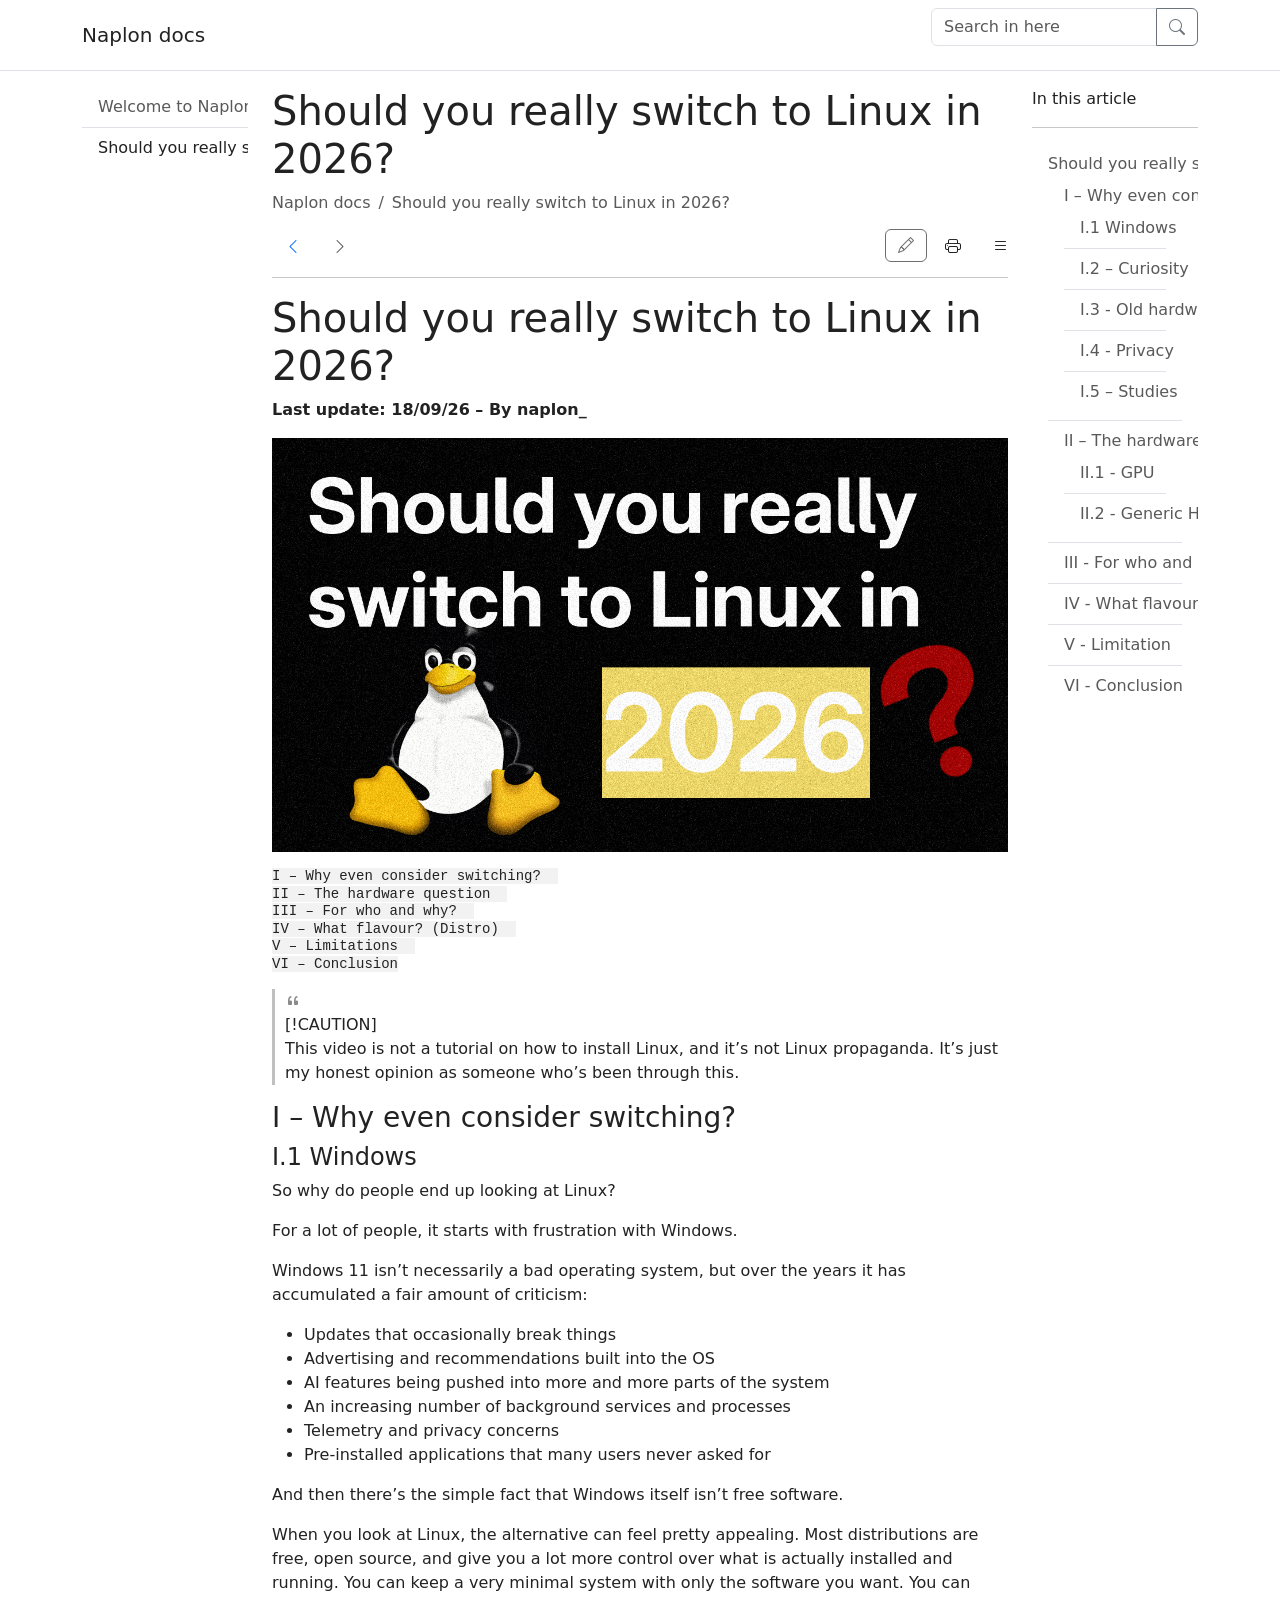
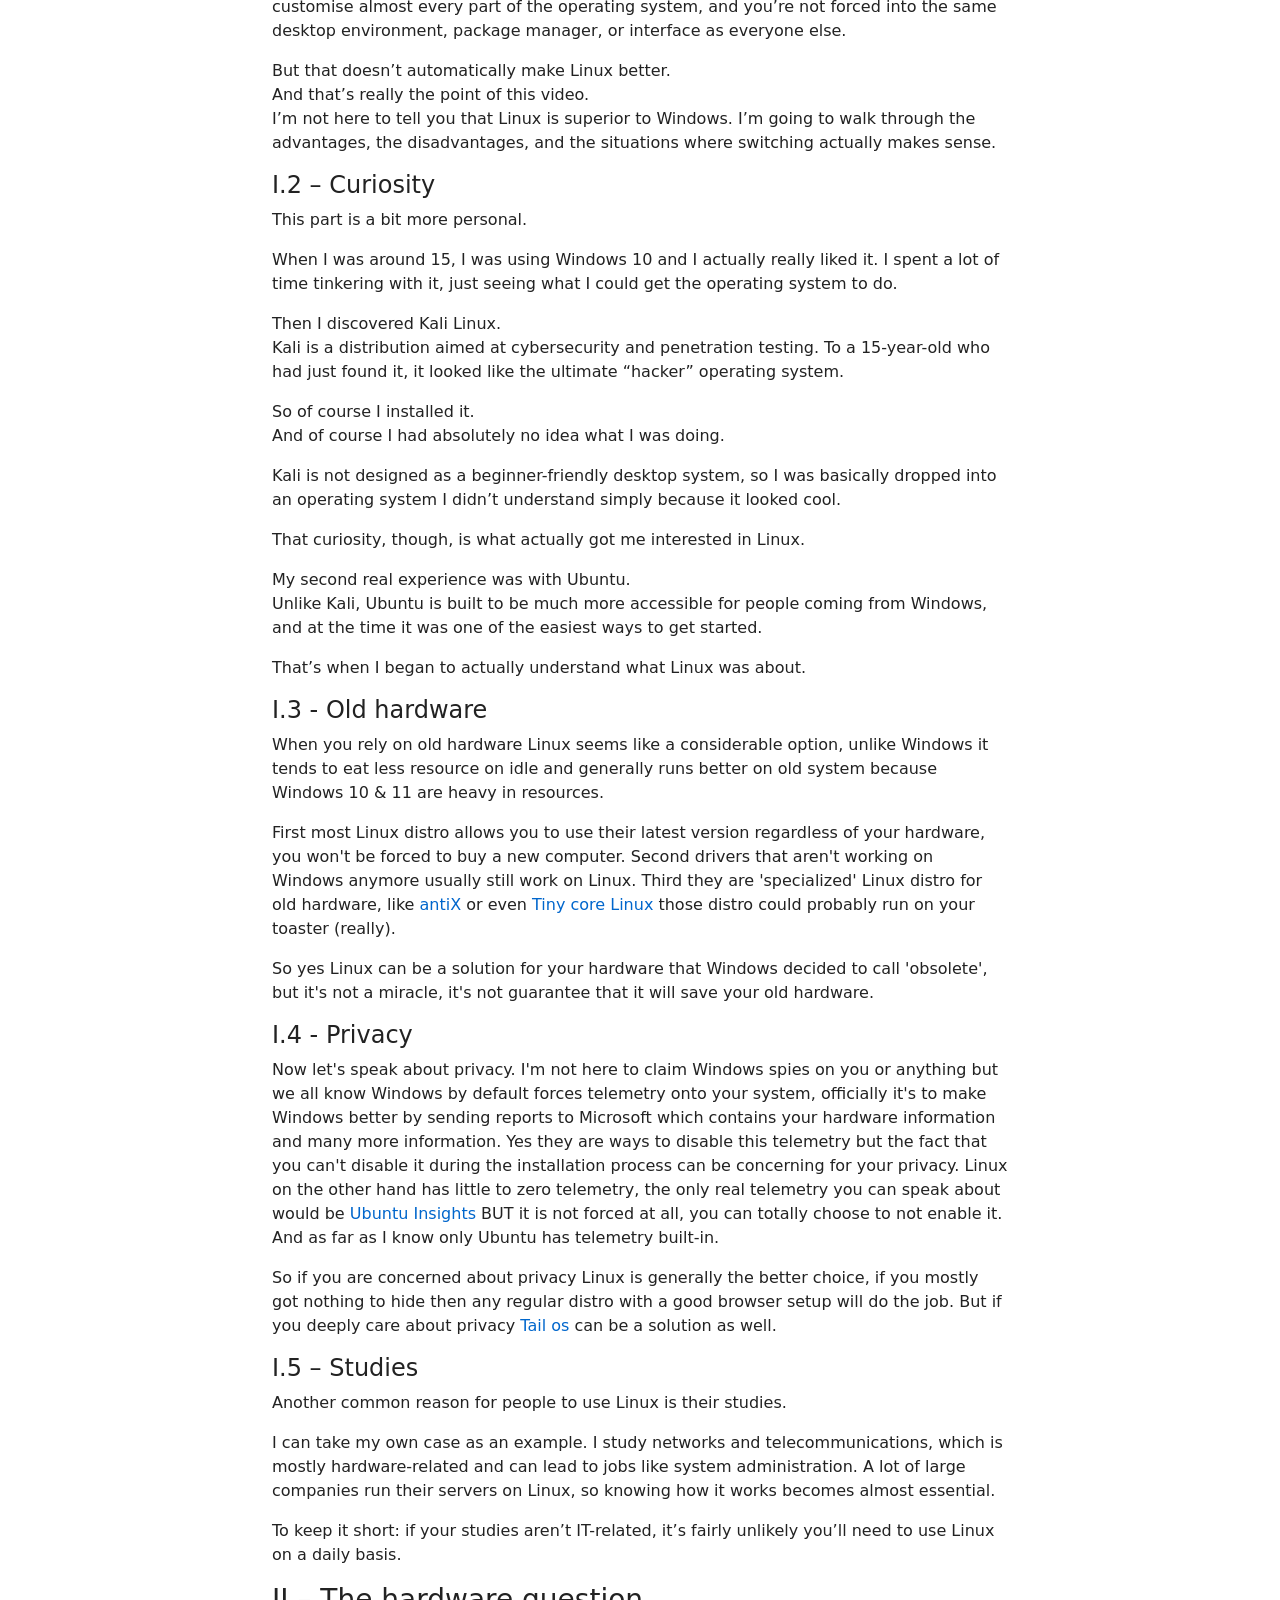
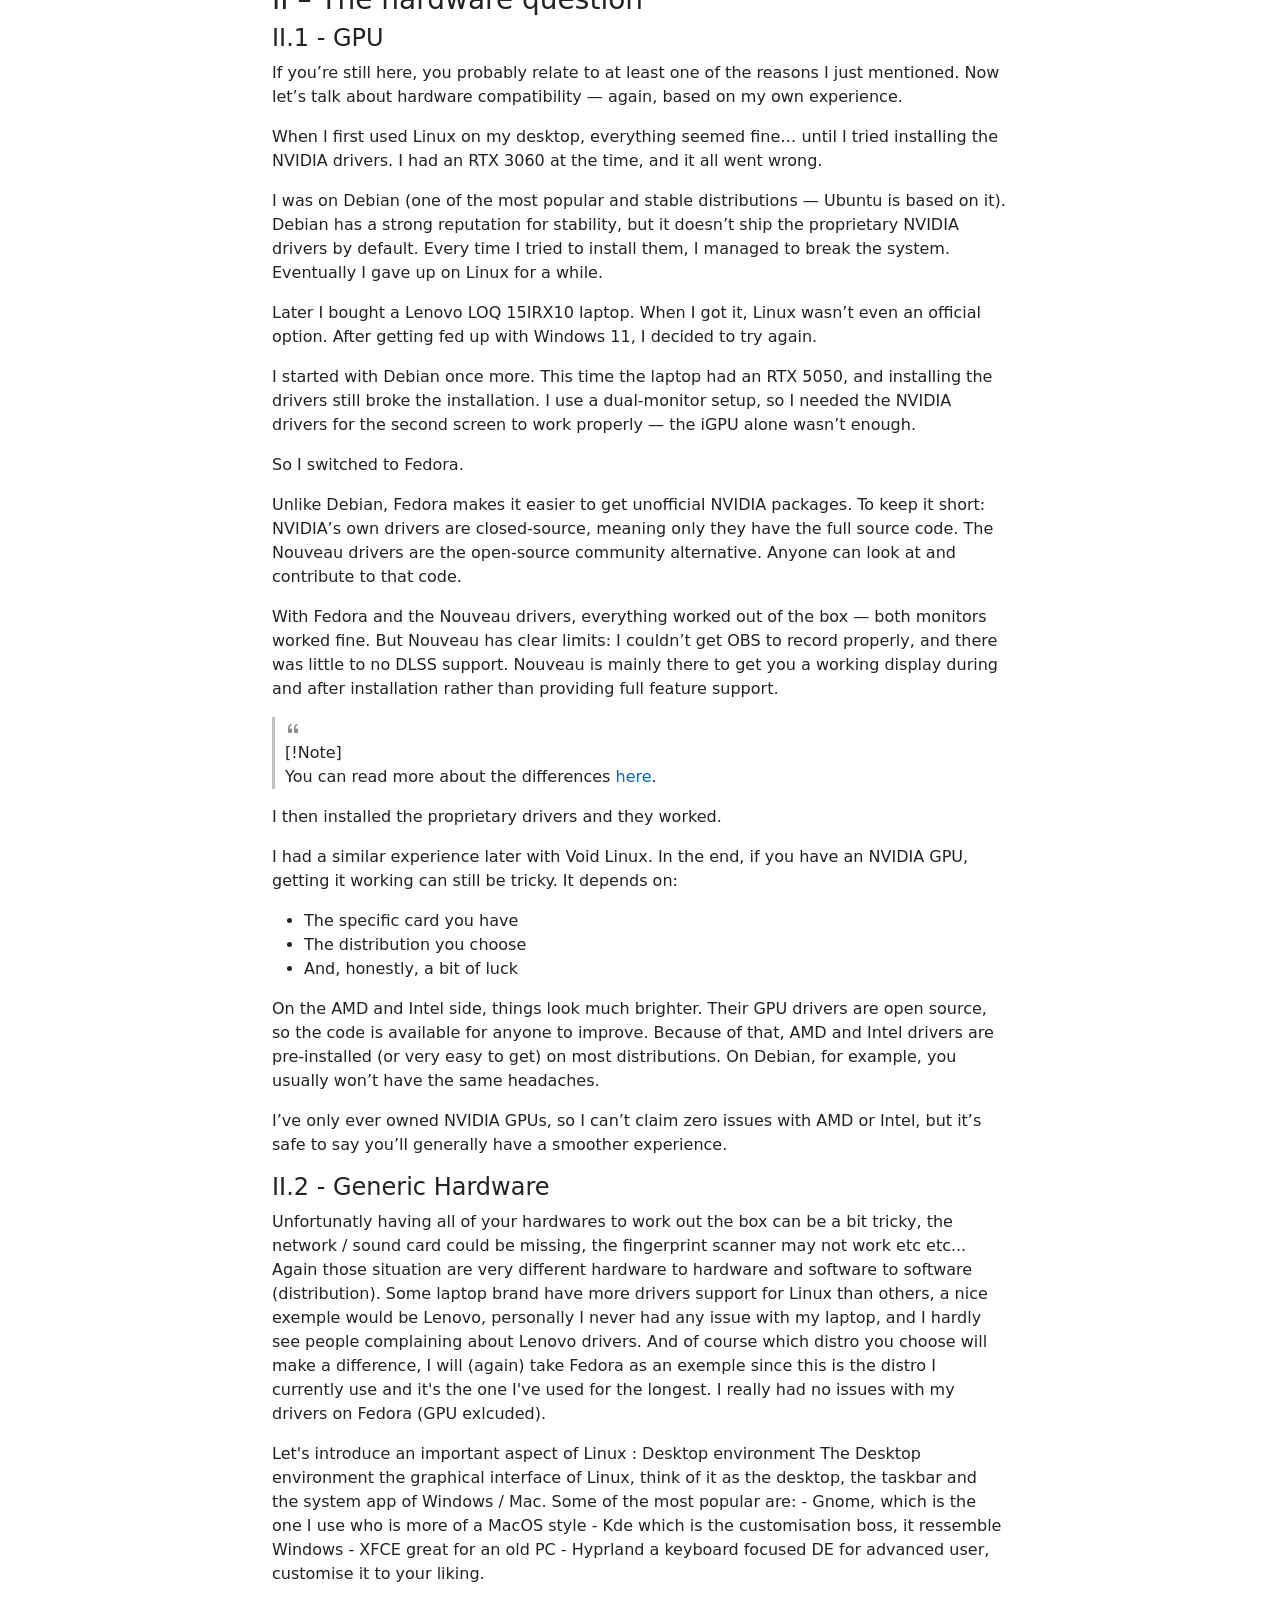
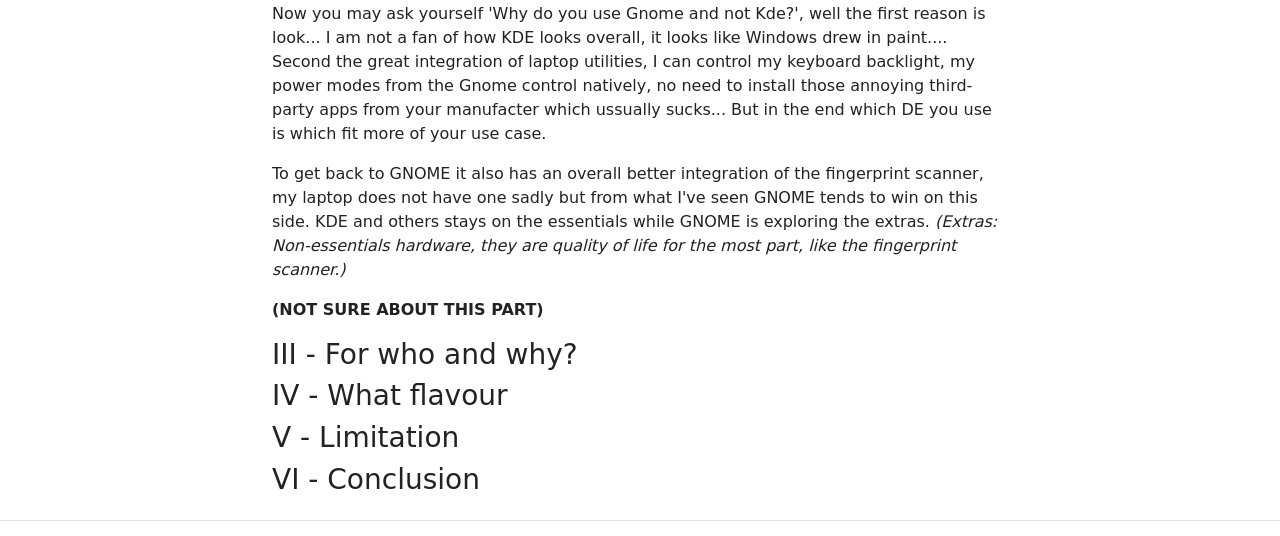
<file: site/linux/index.html>
<!DOCTYPE html lang="en">


<head>
  <meta charset="utf-8">
  <meta http-equiv="x-ua-compatible" content="ie=edge">
  <meta name="viewport" content="width=device-width, initial-scale=1, shrink-to-fit=no">

  
  <meta name="color-scheme" content="light dark">
  <meta name="theme-color" content="#111111" media="(prefers-color-scheme: light)">
  <meta name="theme-color" content="#eeeeee" media="(prefers-color-scheme: dark)">
  <link rel="stylesheet" href="../css/bootstrap.min.css">
  

  
  <meta http-equiv="content-language" content="en">
  
  

  
  <title>Should you really switch to Linux in 2026? | Naplon docs</title>
  

  

  
  

<link rel="stylesheet" href="../css/bootstrap-icons.min.css">
<link rel="stylesheet" href="../css/theme.css">


<link rel="stylesheet" href="../css/colors/auto.css">
<link rel="stylesheet" href="../css/highlight/default.css" media="(prefers-color-scheme: light)">
<link rel="stylesheet" href="../css/highlight/monokai.css" media="(prefers-color-scheme: dark)">





<script async>var base_url = '..';</script>
<script src="../js/jquery-3.6.1.slim.min.js"></script>
<script src="../js/bootstrap.bundle.min.js"></script>
<script async src="../js/highlight.min.js"></script>
  
  
  
</head>

<body    <header>
  <nav
    class="navbar navbar-expand-sm navbar-toggleable-sm  border-bottom box-shadow mb-3 ">
    <div class="container">
      <a class="navbar-brand text-body" asp-area="" href="../ /">
        
        
        Naplon docs
        
      </a>
      <div class="print-hide">
        <div class="navbar-collapse collapse d-sm-inline-flex justify-content-between">
          <div class="d-none d-md-flex input-group mb-3">
            
            <input class="form-control" type="search" id="searchbox" accesskey="/"
              placeholder="Search in here" aria-label="Search"
              aria-describedby="search-btn" />
            <button class="btn btn-outline-secondary" type="button" id="search-btn" onclick="search(false);">
              <i class="bi bi-search"></i>
            </button>
            
          </div>
        </div>
      </div>
    </div>
  </nav>
  <nav class="navbar border-bottom box-shadow mb-3 d-md-none print-hide">
    <div class="container">
      <div class="navbar-collapse d-flex">
        <p>
        <div class="d-flex input-group mb-3">
          
          <button class="btn btn-outline-secondary" onclick="toggle_nav(this);" type="button" data-bs-toggle="collapse"
            data-bs-target="#nav" title="Show Navigation"><i class="bi bi-book"></i></button>
          
          
          <input class="form-control" type="search" id="searchbox_mobile" accesskey="/"
            placeholder="Search in here" aria-label="Search">
          <button class="btn btn-outline-secondary" type="button" onclick="search(true);"><i
              class="bi bi-search"></i></button>
          
          
          <button class="btn btn-outline-secondary" onclick="toggle_toc(this);" type="button" data-bs-toggle="collapse"
            data-bs-target="#toc"><i class="bi bi-list-ul"></i></button>
          
        </div>
        </p>
      </div>
    </div>
  </nav>
  </header>
  
  
  
  
  <div class="container">
    <div class="pb-3">
      <div class="row">
        
        
        

<div class="col-12 col-md-2 print-hide">
    <div class="collapse d-md-block text-nowrap" id="nav" style="overflow-x:scroll;">
        <ul class="list-group list-group-flush">
            
            
            <li class="list-group-item"><a
                    class="text-decoration-none  text-muted"
                    href="..">Welcome to Naplon docs</a></li>
            
            
            
            <li class="list-group-item"><a
                    class="text-decoration-none  text-body"
                    href="./">Should you really switch to Linux in 2026?</a></li>
            
            
        </ul>
    </div>
</div>
        
        
        




<div class="col-12 col-md-2 order-md-3 print-hide">
  <div class="collapse d-md-block text-nowrap" id="toc" style="overflow-x:scroll;">
    <span>In this article</span>
    <hr />
    <ul class="list-group list-group-flush">
      
      <li class="list-group-item"><a class="text-decoration-none text-muted" href="#should-you-really-switch-to-linux-in-2026">Should you really switch to Linux in 2026?</a>
        
        <ul class="list-group list-group-flush">
          
      <li class="list-group-item"><a class="text-decoration-none text-muted" href="#i-why-even-consider-switching">I – Why even consider switching?</a>
        
        <ul class="list-group list-group-flush">
          
      <li class="list-group-item"><a class="text-decoration-none text-muted" href="#i1-windows">I.1 Windows</a>
        
      </li>
      
      <li class="list-group-item"><a class="text-decoration-none text-muted" href="#i2-curiosity">I.2 – Curiosity</a>
        
      </li>
      
      <li class="list-group-item"><a class="text-decoration-none text-muted" href="#i3-old-hardware">I.3 - Old hardware</a>
        
      </li>
      
      <li class="list-group-item"><a class="text-decoration-none text-muted" href="#i4-privacy">I.4 - Privacy</a>
        
      </li>
      
      <li class="list-group-item"><a class="text-decoration-none text-muted" href="#i5-studies">I.5 – Studies</a>
        
      </li>
      
        </ul>
        
      </li>
      
      <li class="list-group-item"><a class="text-decoration-none text-muted" href="#ii-the-hardware-question">II – The hardware question</a>
        
        <ul class="list-group list-group-flush">
          
      <li class="list-group-item"><a class="text-decoration-none text-muted" href="#ii1-gpu">II.1 - GPU</a>
        
      </li>
      
      <li class="list-group-item"><a class="text-decoration-none text-muted" href="#ii2-generic-hardware">II.2 - Generic Hardware</a>
        
      </li>
      
        </ul>
        
      </li>
      
      <li class="list-group-item"><a class="text-decoration-none text-muted" href="#iii-for-who-and-why">III - For who and why?</a>
        
      </li>
      
      <li class="list-group-item"><a class="text-decoration-none text-muted" href="#iv-what-flavour">IV - What flavour</a>
        
      </li>
      
      <li class="list-group-item"><a class="text-decoration-none text-muted" href="#v-limitation">V - Limitation</a>
        
      </li>
      
      <li class="list-group-item"><a class="text-decoration-none text-muted" href="#vi-conclusion">VI - Conclusion</a>
        
      </li>
      
        </ul>
        
      </li>
      
    </ul>
  </div>
</div>


<main role="main" class="col-12 col-md-8 print-main">
  
  
  <h1 >Should you really switch to Linux in 2026?</h1>
  
  <nav aria-label="breadcrumb">
    <ol class="breadcrumb">
      <li class="breadcrumb-item active" aria-current="page">Naplon docs</li>
      
      
      
      
      <li class="breadcrumb-item active" aria-current="page">Should you really switch to Linux in 2026?</li>
      
      
      
    </ol>
  </nav>
  
  
  <div class="container ml-0">
    <div class="row">
      
      <div class="col-2 px-0" style="text-wrap: nowrap;">
        
        <a class="btn text-primary print-hide" href=".."
          title="Welcome to Naplon docs"><i class="bi bi-chevron-left"></i></a>
        
        
        <a class="btn text-muted print-hide"><i class="bi bi-chevron-right"></i></a>
        
      </div>
      <div class="col px-0" style="text-align: right;">
        
        
        
        
        
        
        <button class="btn print-visible d-none" onclick="print_normal();"
          title="Open NewTab"><i class="bi bi-arrow-up-right-square"></i></button>
      </div>
      <div class="col-1 col-sm-2 px-0 print-hide" style="text-align: right;text-wrap: nowrap;">
        
        
        <a class="btn disabled print-hide d-none d-sm-inline"><i class="bi bi-pencil"></i></a>
        
        
        
        <button class="btn print-block d-none d-lg-inline" title="Print this article"
          onclick="window.print();"><i class="bi bi-printer"></i></button>
        
        <span class="dropdown print-hide">
          <button class="btn btn" type="button" id="dropdownMenuButton1" data-bs-toggle="dropdown"
            aria-expanded="false"><i class="bi bi-list"></i></button>
          <ul class="dropdown-menu" aria-labelledby="dropdownMenuButton1">
            <li>
              <h6 class="dropdown-header">Share via</h6>
            </li>
            <li><button class="btn dropdown-item"
                onclick="share_to_twitter('Should you really switch to Linux in 2026? | Naplon docs','');"><i
                  class="bi bi-twitter-x"></i>&nbsp;X.com</button></li>
            <li><button class="btn dropdown-item" onclick="share_to_facebook();"><i
                  class="bi bi-facebook"></i>&nbsp;Facebook</button></li>
            <li><button class="btn dropdown-item" onclick="share_to_line();"><i
                  class="bi bi-line"></i>&nbsp;LINE</button></li>
            <li>
              <hr class="dropdown-divider">
            </li>
            <li><button class="btn dropdown-item" onclick="window.print();"><i class="bi bi-printer"></i>&nbsp;Print</button></li>
            <li><button class="btn dropdown-item" id="page-url-copy-btn"><i class="bi bi-clipboard"></i>&nbsp;Copy Url to clipboard</button></li>
            <li>
              
              
              <a class="btn dropdown-item disabled"><i class="bi bi-pencil"></i>&nbsp;Edit this article</a>
              
              
            </li>
            <li>
              <hr class="dropdown-divider">
            </li>
            
            <li><button class="btn dropdown-item" onclick="print_view();"><i
                  class="bi bi-file-earmark-text"></i>&nbsp;View in EmbedMode</button></li>
          </ul>
        </span>
      </div>
    </div>
  </div>
  
  <hr />
  
  <div >
    
    <h1 id="should-you-really-switch-to-linux-in-2026">Should you really switch to Linux in 2026?</h1>
<p><strong>Last update: 18/09/26 – By naplon_</strong></p>
<p><img alt="Thumbnail" src="../img/Thumbnail.png" title="Thumbnail" /></p>
<pre><code>I – Why even consider switching?  
II – The hardware question  
III – For who and why?  
IV – What flavour? (Distro)  
V – Limitations  
VI – Conclusion
</code></pre>
<blockquote>
<p>[!CAUTION]<br />
This video is not a tutorial on how to install Linux, and it’s not Linux propaganda. It’s just my honest opinion as someone who’s been through this.</p>
</blockquote>
<h3 id="i-why-even-consider-switching">I – Why even consider switching?</h3>
<h4 id="i1-windows">I.1 Windows</h4>
<p>So why do people end up looking at Linux?</p>
<p>For a lot of people, it starts with frustration with Windows.</p>
<p>Windows 11 isn’t necessarily a bad operating system, but over the years it has accumulated a fair amount of criticism:</p>
<ul>
<li>Updates that occasionally break things  </li>
<li>Advertising and recommendations built into the OS  </li>
<li>AI features being pushed into more and more parts of the system  </li>
<li>An increasing number of background services and processes  </li>
<li>Telemetry and privacy concerns  </li>
<li>Pre-installed applications that many users never asked for  </li>
</ul>
<p>And then there’s the simple fact that Windows itself isn’t free software.</p>
<p>When you look at Linux, the alternative can feel pretty appealing. Most distributions are free, open source, and give you a lot more control over what is actually installed and running. You can keep a very minimal system with only the software you want. You can customise almost every part of the operating system, and you’re not forced into the same desktop environment, package manager, or interface as everyone else.</p>
<p>But that doesn’t automatically make Linux better.<br />
And that’s really the point of this video.<br />
I’m not here to tell you that Linux is superior to Windows. I’m going to walk through the advantages, the disadvantages, and the situations where switching actually makes sense.</p>
<h4 id="i2-curiosity">I.2 – Curiosity</h4>
<p>This part is a bit more personal.</p>
<p>When I was around 15, I was using Windows 10 and I actually really liked it. I spent a lot of time tinkering with it, just seeing what I could get the operating system to do.</p>
<p>Then I discovered Kali Linux.<br />
Kali is a distribution aimed at cybersecurity and penetration testing. To a 15-year-old who had just found it, it looked like the ultimate “hacker” operating system.</p>
<p>So of course I installed it.<br />
And of course I had absolutely no idea what I was doing.</p>
<p>Kali is not designed as a beginner-friendly desktop system, so I was basically dropped into an operating system I didn’t understand simply because it looked cool.</p>
<p>That curiosity, though, is what actually got me interested in Linux.</p>
<p>My second real experience was with Ubuntu.<br />
Unlike Kali, Ubuntu is built to be much more accessible for people coming from Windows, and at the time it was one of the easiest ways to get started.</p>
<p>That’s when I began to actually understand what Linux was about.</p>
<h4 id="i3-old-hardware">I.3 - Old hardware</h4>
<p>When you rely on old hardware Linux seems like a considerable option, unlike Windows it tends to eat less resource on idle and generally runs better on old system because Windows 10 &amp; 11 are heavy in resources. </p>
<p>First most Linux distro allows you to use their latest version regardless of your hardware, you won't be forced to buy a new computer.
Second drivers that aren't working on Windows anymore usually still work on Linux.
Third they are 'specialized' Linux distro for old hardware, like <a href="https://antixlinux.com">antiX</a> or even <a href="http://www.tinycorelinux.net/">Tiny core Linux</a> those distro could probably run on your toaster (really). </p>
<p>So yes Linux can be a solution for your hardware that Windows decided to call 'obsolete', but it's not a miracle, it's not guarantee that it will save your old hardware.</p>
<h4 id="i4-privacy">I.4 - Privacy</h4>
<p>Now let's speak about privacy. I'm not here to claim Windows spies on you or anything but we all know Windows by default forces telemetry onto your system, officially it's to make Windows better by sending reports to Microsoft which contains your hardware information and many more information. Yes they are ways to disable this telemetry but the fact that you can't disable it during the installation process can be concerning for your privacy. Linux on the other hand has little to zero telemetry, the only real telemetry you can speak about would be <a href="https://discourse.ubuntu.com/t/ubuntu-insights-how-telemetry-is-changing-on-ubuntu-desktop/73442">Ubuntu Insights</a> BUT it is not forced at all, you can totally choose to not enable it. And as far as I know only Ubuntu has telemetry built-in. </p>
<p>So if you are concerned about privacy Linux is generally the better choice, if you mostly got nothing to hide then any regular distro with a good browser setup will do the job. But if you deeply care about privacy <a href="https://tails.net/">Tail os</a> can be a solution as well. </p>
<h4 id="i5-studies">I.5 – Studies</h4>
<p>Another common reason for people to use Linux is their studies.</p>
<p>I can take my own case as an example. I study networks and telecommunications, which is mostly hardware-related and can lead to jobs like system administration. A lot of large companies run their servers on Linux, so knowing how it works becomes almost essential.</p>
<p>To keep it short: if your studies aren’t IT-related, it’s fairly unlikely you’ll need to use Linux on a daily basis.</p>
<h3 id="ii-the-hardware-question">II – The hardware question</h3>
<h4 id="ii1-gpu">II.1 - GPU</h4>
<p>If you’re still here, you probably relate to at least one of the reasons I just mentioned. Now let’s talk about hardware compatibility — again, based on my own experience.</p>
<p>When I first used Linux on my desktop, everything seemed fine… until I tried installing the NVIDIA drivers. I had an RTX 3060 at the time, and it all went wrong.</p>
<p>I was on Debian (one of the most popular and stable distributions — Ubuntu is based on it). Debian has a strong reputation for stability, but it doesn’t ship the proprietary NVIDIA drivers by default. Every time I tried to install them, I managed to break the system. Eventually I gave up on Linux for a while.</p>
<p>Later I bought a Lenovo LOQ 15IRX10 laptop. When I got it, Linux wasn’t even an official option. After getting fed up with Windows 11, I decided to try again.</p>
<p>I started with Debian once more. This time the laptop had an RTX 5050, and installing the drivers still broke the installation. I use a dual-monitor setup, so I needed the NVIDIA drivers for the second screen to work properly — the iGPU alone wasn’t enough.</p>
<p>So I switched to Fedora.</p>
<p>Unlike Debian, Fedora makes it easier to get unofficial NVIDIA packages. To keep it short: NVIDIA’s own drivers are closed-source, meaning only they have the full source code. The Nouveau drivers are the open-source community alternative. Anyone can look at and contribute to that code.</p>
<p>With Fedora and the Nouveau drivers, everything worked out of the box — both monitors worked fine. But Nouveau has clear limits: I couldn’t get OBS to record properly, and there was little to no DLSS support. Nouveau is mainly there to get you a working display during and after installation rather than providing full feature support.</p>
<blockquote>
<p>[!Note]<br />
You can read more about the differences <a href="https://machaddr.substack.com/p/nouveau-vs-nvidia-the-battle-between">here</a>.</p>
</blockquote>
<p>I then installed the proprietary drivers and they worked.</p>
<p>I had a similar experience later with Void Linux. In the end, if you have an NVIDIA GPU, getting it working can still be tricky. It depends on:</p>
<ul>
<li>The specific card you have  </li>
<li>The distribution you choose  </li>
<li>And, honestly, a bit of luck  </li>
</ul>
<p>On the AMD and Intel side, things look much brighter. Their GPU drivers are open source, so the code is available for anyone to improve. Because of that, AMD and Intel drivers are pre-installed (or very easy to get) on most distributions. On Debian, for example, you usually won’t have the same headaches.</p>
<p>I’ve only ever owned NVIDIA GPUs, so I can’t claim zero issues with AMD or Intel, but it’s safe to say you’ll generally have a smoother experience.</p>
<h4 id="ii2-generic-hardware">II.2 - Generic Hardware</h4>
<p>Unfortunatly having all of your hardwares to work out the box can be a bit tricky, the network / sound card could be missing, the fingerprint scanner may not work etc etc...
Again those situation are very different hardware to hardware and software to software (distribution). Some laptop brand have more drivers support for Linux than others, a nice exemple would be Lenovo, personally I never had any issue with my laptop, and I hardly see people complaining about Lenovo drivers. And of course which distro you choose will make a difference, I will (again) take Fedora as an exemple since this is the distro I currently use and it's the one I've used for the longest. I really had no issues with my drivers on Fedora (GPU exlcuded).</p>
<p>Let's introduce an important aspect of Linux : Desktop environment 
The Desktop environment the graphical interface of Linux, think of it as the desktop, the taskbar and the system app of Windows / Mac. Some of the most popular are:
    - Gnome, which is the one I use who is more of a MacOS style
    - Kde which is the customisation boss, it ressemble Windows
    - XFCE great for an old PC
    - Hyprland a keyboard focused DE for advanced user, customise it to your liking.</p>
<p>Now you may ask yourself 'Why do you use Gnome and not Kde?', well the first reason is look... I am not a fan of how KDE looks overall, it looks like Windows drew in paint.... Second the great integration of laptop utilities, I can control my keyboard backlight, my power modes from the Gnome control natively, no need to install those annoying third-party apps from your manufacter which ussually sucks... But in the end which DE you use is which fit more of your use case.</p>
<p>To get back to GNOME it also has an overall better integration of the fingerprint scanner, my laptop does not have one sadly but from what I've seen GNOME tends to win on this side. KDE and others stays on the essentials while GNOME is exploring the extras. <em>(Extras: Non-essentials hardware, they are quality of life for the most part, like the fingerprint scanner.)</em></p>
<p><strong>(NOT SURE ABOUT THIS PART)</strong></p>
<h3 id="iii-for-who-and-why">III - For who and why?</h3>
<h3 id="iv-what-flavour">IV - What flavour</h3>
<h3 id="v-limitation">V - Limitation</h3>
<h3 id="vi-conclusion">VI - Conclusion</h3>
    
  </div>
</main>

      </div>
    </div>
    <script src="../js/theme.js"></script>
    
    
    
    <script async src="../search/main.js"></script>
    
    
  </div>
  </div>

  
  
  
  
  <footer class="border-top footer text-muted .position-absolute.bottom-0.start-50.translate-middle-x"
    style="padding-top:15px;">
    <div class="container">
      <div class="row">
        <div class="col-md">
          
        </div>
        
      </div>
    </div>
  </footer>
  
  
  
  
  
  <div class="modal fade" id="searchModal" data-bs-backdrop="static" data-bs-keyboard="false" tabindex="-1"
    aria-labelledby="searchModal" aria-hidden="true">
    <div class="modal-dialog modal-lg print-hide">
        <div class="modal-content">
            <div class="modal-header">
                <h5 class="modal-title" id="searchModalLabel">Search</h5>
                <button type="button" class="btn-close" data-bs-dismiss="modal"
                    aria-label="Close"></button>
            </div>
            <div class="modal-body">
                <div class="input-group mb-3">
                    <input id="mkdocs-search-query" type="text" class="form-control"
                        aria-label="Search" aria-describedby="inputGroup-sizing-default">
                </div>
                <div id="mkdocs-search-results">
                    search-area-desc
                </div>

            </div>
        </div>
    </div>
</div>
  
</body>

</html>
</file>
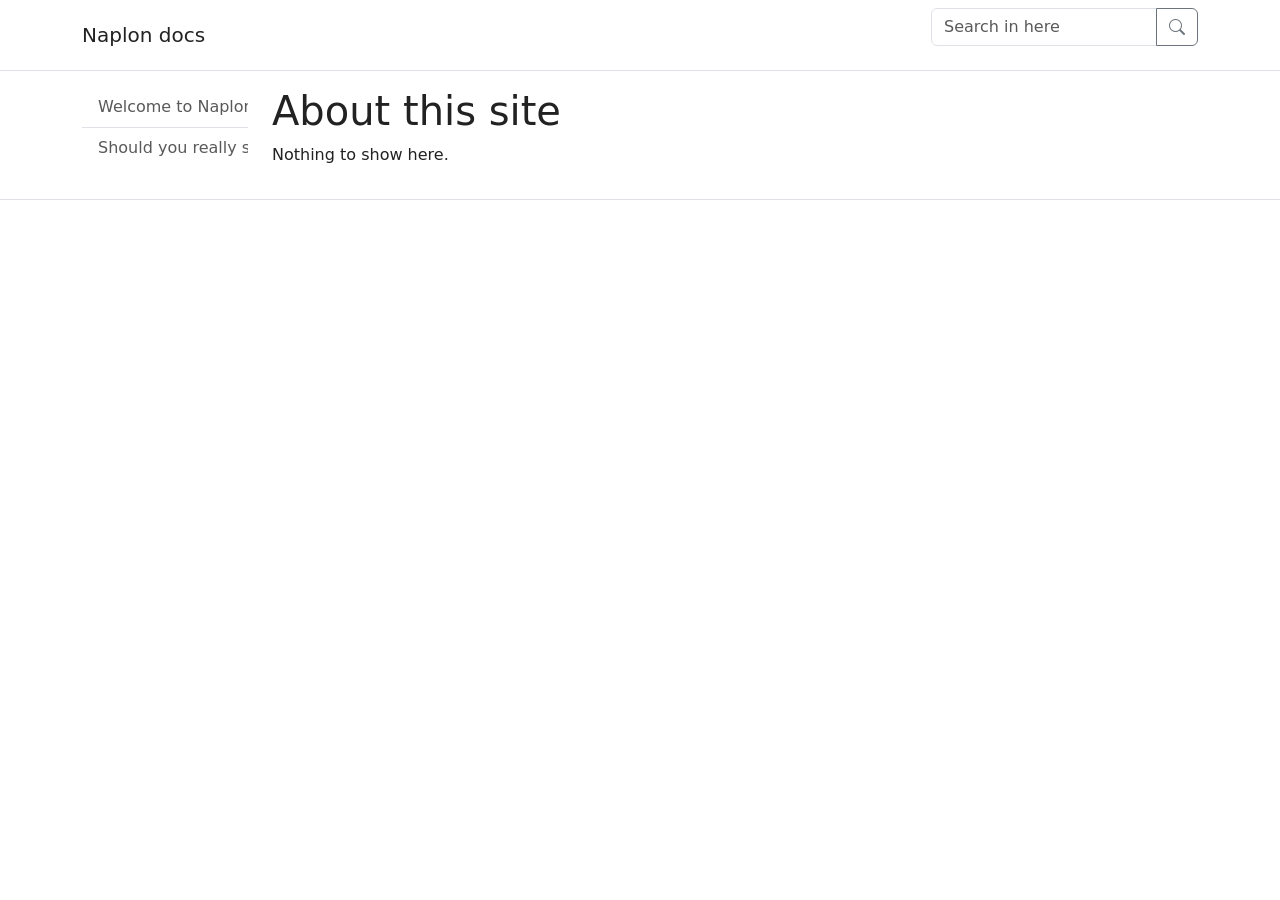
<file: site/-lantana/status/index.html>
<!DOCTYPE html lang="en">


<head>
  <meta charset="utf-8">
  <meta http-equiv="x-ua-compatible" content="ie=edge">
  <meta name="viewport" content="width=device-width, initial-scale=1, shrink-to-fit=no">

  
  <meta name="color-scheme" content="light dark">
  <meta name="theme-color" content="#111111" media="(prefers-color-scheme: light)">
  <meta name="theme-color" content="#eeeeee" media="(prefers-color-scheme: dark)">
  <link rel="stylesheet" href="../../css/bootstrap.min.css">
  

  
  <meta http-equiv="content-language" content="en">
  
  

  
  <title>Naplon docs</title>
  

  

  
  

<link rel="stylesheet" href="../../css/bootstrap-icons.min.css">
<link rel="stylesheet" href="../../css/theme.css">


<link rel="stylesheet" href="../../css/colors/auto.css">
<link rel="stylesheet" href="../../css/highlight/default.css" media="(prefers-color-scheme: light)">
<link rel="stylesheet" href="../../css/highlight/monokai.css" media="(prefers-color-scheme: dark)">





<script async>var base_url = '../..';</script>
<script src="../../js/jquery-3.6.1.slim.min.js"></script>
<script src="../../js/bootstrap.bundle.min.js"></script>
<script async src="../../js/highlight.min.js"></script>
  
  
  
</head>

<body    <header>
  <nav
    class="navbar navbar-expand-sm navbar-toggleable-sm  border-bottom box-shadow mb-3 ">
    <div class="container">
      <a class="navbar-brand text-body" asp-area="" href="../../ /">
        
        
        Naplon docs
        
      </a>
      <div class="print-hide">
        <div class="navbar-collapse collapse d-sm-inline-flex justify-content-between">
          <div class="d-none d-md-flex input-group mb-3">
            
            <input class="form-control" type="search" id="searchbox" accesskey="/"
              placeholder="Search in here" aria-label="Search"
              aria-describedby="search-btn" />
            <button class="btn btn-outline-secondary" type="button" id="search-btn" onclick="search(false);">
              <i class="bi bi-search"></i>
            </button>
            
          </div>
        </div>
      </div>
    </div>
  </nav>
  <nav class="navbar border-bottom box-shadow mb-3 d-md-none print-hide">
    <div class="container">
      <div class="navbar-collapse d-flex">
        <p>
        <div class="d-flex input-group mb-3">
          
          
          <input class="form-control" type="search" id="searchbox_mobile" accesskey="/"
            placeholder="Search in here" aria-label="Search">
          <button class="btn btn-outline-secondary" type="button" onclick="search(true);"><i
              class="bi bi-search"></i></button>
          
          
        </div>
        </p>
      </div>
    </div>
  </nav>
  </header>
  
  
  
  
  <div class="container">
    <div class="pb-3">
      <div class="row">
        
        
        

<div class="col-12 col-md-2 print-hide">
    <div class="collapse d-md-block text-nowrap" id="nav" style="overflow-x:scroll;">
        <ul class="list-group list-group-flush">
            
            
            <li class="list-group-item"><a
                    class="text-decoration-none  text-muted"
                    href="../../.">Welcome to Naplon docs</a></li>
            
            
            
            <li class="list-group-item"><a
                    class="text-decoration-none  text-muted"
                    href="../../linux/">Should you really switch to Linux in 2026?</a></li>
            
            
        </ul>
    </div>
</div>
        
        
        








<div class="col-12 col-md-8">
  <h1>About this site</h1>
  
  <p>Nothing to show here.</p>
  
</div>

      </div>
    </div>
    <script src="../../js/theme.js"></script>
    
    
    
    <script async src="../../search/main.js"></script>
    
    
  </div>
  </div>

  
  
  
  
  <footer class="border-top footer text-muted .position-absolute.bottom-0.start-50.translate-middle-x"
    style="padding-top:15px;">
    <div class="container">
      <div class="row">
        <div class="col-md">
          
        </div>
        
      </div>
    </div>
  </footer>
  
  
  
  
  
  <div class="modal fade" id="searchModal" data-bs-backdrop="static" data-bs-keyboard="false" tabindex="-1"
    aria-labelledby="searchModal" aria-hidden="true">
    <div class="modal-dialog modal-lg print-hide">
        <div class="modal-content">
            <div class="modal-header">
                <h5 class="modal-title" id="searchModalLabel">Search</h5>
                <button type="button" class="btn-close" data-bs-dismiss="modal"
                    aria-label="Close"></button>
            </div>
            <div class="modal-body">
                <div class="input-group mb-3">
                    <input id="mkdocs-search-query" type="text" class="form-control"
                        aria-label="Search" aria-describedby="inputGroup-sizing-default">
                </div>
                <div id="mkdocs-search-results">
                    search-area-desc
                </div>

            </div>
        </div>
    </div>
</div>
  
</body>

</html>
</file>
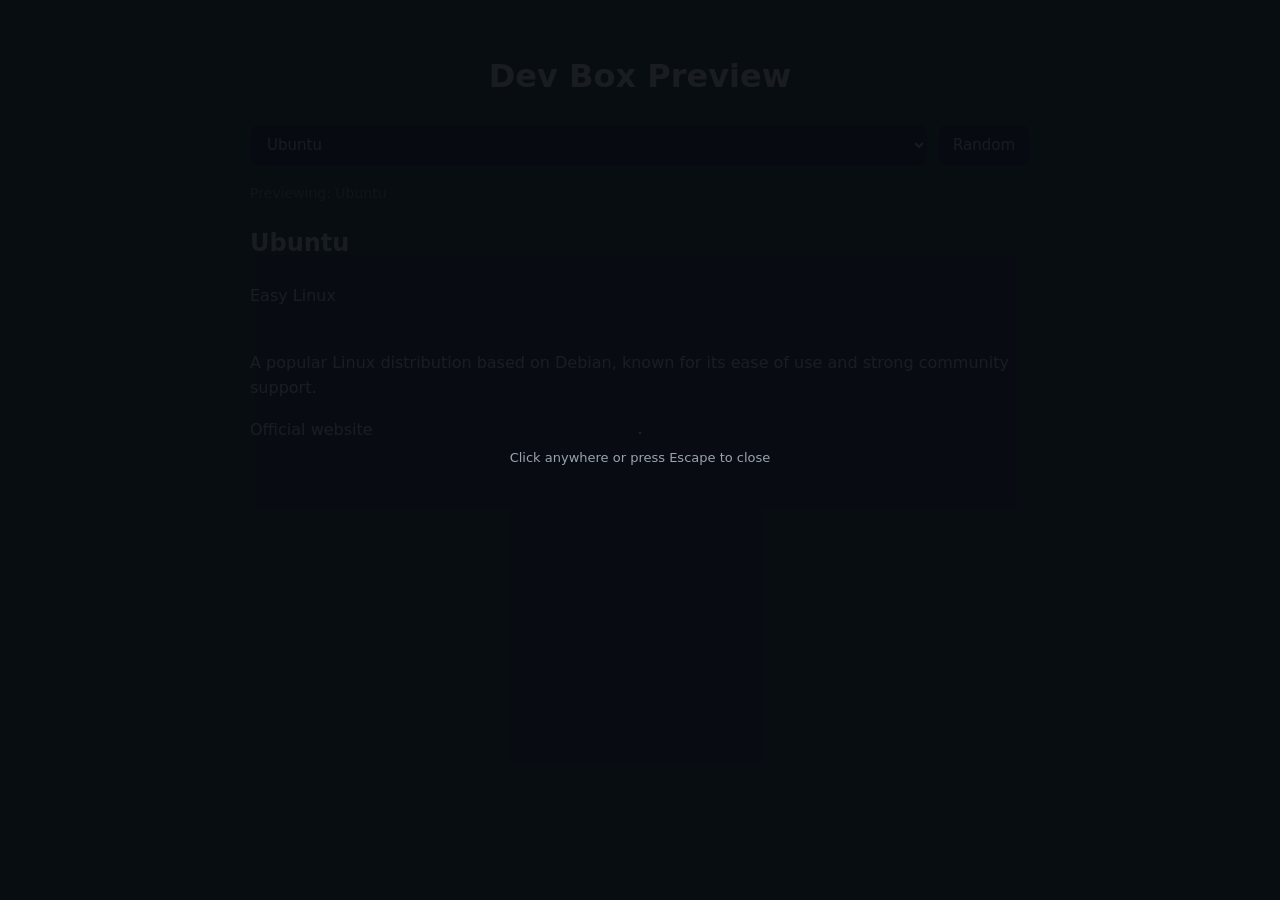
<file: preview.html>
<!DOCTYPE html>
<html lang="en">
<head>
    <meta charset="UTF-8">
    <meta name="viewport" content="width=device-width, initial-scale=1.0">
    <title>Dev Box Preview</title>
    <link href="style.css" rel="stylesheet">
    <style>
        .preview-shell {
            min-height: 100vh;
            padding: 30px 20px 40px;
            box-sizing: border-box;
        }

        .preview-wrap {
            width: min(780px, 100%);
            margin: 0 auto;
        }

        .preview-header {
            margin-bottom: 16px;
            text-align: center;
        }

        .preview-subtitle {
            margin-top: 8px;
            color: #9aa4af;
            font-size: 14px;
        }

        .preview-controls {
            display: flex;
            gap: 10px;
            flex-wrap: wrap;
            margin-bottom: 16px;
        }

        .preview-select,
        .preview-button {
            height: 42px;
            border-radius: 8px;
            border: 1px solid #30363d;
            background: #161b22;
            color: #e6edf3;
            font-family: inherit;
            font-size: 15px;
        }

        .preview-select {
            flex: 1;
            min-width: 260px;
            padding: 0 12px;
        }

        .preview-button {
            padding: 0 14px;
            cursor: pointer;
        }


        .preview-status {
            margin: 0 0 14px;
            color: #8b949e;
            font-size: 14px;
        }

        .result-card {
            display: block;
        }

        .image-lightbox {
            position: fixed;
            inset: 0;
            z-index: 1000;
            background: rgba(6, 10, 16, 0.92);
            display: flex;
            flex-direction: column;
            align-items: center;
            justify-content: center;
            gap: 14px;
            padding: 24px;
            cursor: zoom-out;
        }

        .lightbox-image {
            max-width: min(96vw, 1400px);
            max-height: 86vh;
            width: auto;
            height: auto;
            border-radius: 10px;
            border: 1px solid #30363d;
            box-shadow: 0 30px 70px rgba(0, 0, 0, 0.45);
        }

        .lightbox-hint {
            margin: 0;
            font-size: 13px;
            color: #9aa4af;
        }
    </style>
</head>
<body>
    <main class="preview-shell">
        <div class="preview-wrap">
            <header class="preview-header">
                <h1>Dev Box Preview</h1>
            </header>

            <div class="preview-controls">
                <select id="preview-select" class="preview-select"></select>
                <button id="preview-random" class="preview-button" type="button">Random</button>
            </div>

            <p id="preview-status" class="preview-status">Loading distros...</p>

            <section id="result-card" class="result-card" aria-live="polite">
                <div class="winner-header">
                    <h2 id="result-name"></h2>
                    <span id="result-difficulty" class="difficulty-badge"></span>
                    <span id="result-family" class="family-badge"></span>
                </div>
                <div id="result-image-wrap" class="result-image-wrap hidden">
                    <img id="result-image" class="result-image" alt="" />
                </div>
                <p id="result-comment"></p>
                <a id="result-link" target="_blank" rel="noopener noreferrer"></a>
            </section>
        </div>
    </main>

    <div id="image-lightbox" class="image-lightbox hidden" role="dialog" aria-modal="true" aria-label="Image preview">
        <img id="lightbox-image" class="lightbox-image" alt="" />
        <p class="lightbox-hint">Click anywhere or press Escape to close</p>
    </div>

    <script>
        const selectEl = document.getElementById('preview-select');
        const randomBtn = document.getElementById('preview-random');
        const statusEl = document.getElementById('preview-status');

        const resultName = document.getElementById('result-name');
        const resultComment = document.getElementById('result-comment');
        const resultLink = document.getElementById('result-link');
        const resultDifficulty = document.getElementById('result-difficulty');
        const resultFamily = document.getElementById('result-family');
        const resultImageWrap = document.getElementById('result-image-wrap');
        const resultImage = document.getElementById('result-image');

        const imageLightbox = document.getElementById('image-lightbox');
        const lightboxImage = document.getElementById('lightbox-image');

        let distros = [];

        function normalizeName(value) {
            return String(value || '').trim().toLowerCase();
        }

        function normalizeFamilyValue(value) {
            const normalized = normalizeName(value);

            if (normalized === 'linux') return 'linux';
            if (['bsd', 'freebsd', 'openbsd', 'netbsd', 'dragonfly bsd', 'truenas scale', 'midnightbsd', 'ghostbsd'].includes(normalized)) {
                return 'bsd';
            }

            if (normalized === 'boredos' || normalized === 'other' || normalized === 'other systems' || normalized === 'other-systems') {
                return 'other';
            }

            return 'other';
        }

        function closeImageLightbox() {
            imageLightbox.classList.add('hidden');
            lightboxImage.removeAttribute('src');
            lightboxImage.alt = '';
            document.body.style.overflow = '';
        }

        function openImageLightbox() {
            if (!resultImage.getAttribute('src')) {
                return;
            }

            lightboxImage.src = resultImage.src;
            lightboxImage.alt = resultImage.alt || 'Distro preview';
            imageLightbox.classList.remove('hidden');
            document.body.style.overflow = 'hidden';
        }

        function renderDistro(distro) {
            if (!distro) {
                return;
            }

            const difficultyMap = { easy: 'Easy', medium: 'Medium', hard: 'Hard' };
            const familyMap = { linux: 'Linux', bsd: 'BSD', other: 'Other systems', boredos: 'BoredOS' };

            const difficultyKey = ['easy', 'medium', 'hard'].includes(normalizeName(distro.difficulty))
                ? normalizeName(distro.difficulty)
                : 'medium';
            const familyKey = normalizeFamilyValue(distro.family);

            resultName.textContent = distro.name || 'Unknown distro';
            resultDifficulty.textContent = difficultyMap[difficultyKey] || 'Medium';
            resultDifficulty.className = `difficulty-badge difficulty-${difficultyKey}`;

            resultFamily.textContent = familyMap[familyKey] || 'Other systems';
            resultFamily.className = `family-badge family-${familyKey}`;

            resultComment.textContent = distro.comment || '';
            resultLink.textContent = distro.link ? 'Official website' : '';
            if (distro.link) {
                resultLink.href = distro.link;
            } else {
                resultLink.removeAttribute('href');
            }

            if (typeof distro.image === 'string' && distro.image.trim()) {
                resultImage.src = distro.image.trim();
                resultImage.alt = `${distro.name} preview`;
                resultImageWrap.classList.remove('hidden');
            } else {
                resultImage.removeAttribute('src');
                resultImage.alt = '';
                resultImageWrap.classList.add('hidden');
            }

            statusEl.textContent = `Previewing: ${distro.name}`;
        }

        function populateSelect() {
            selectEl.innerHTML = '';

            distros.forEach((distro, index) => {
                const option = document.createElement('option');
                option.value = String(index);
                option.textContent = distro.name || `Distro ${index + 1}`;
                selectEl.appendChild(option);
            });
        }

        function getInitialIndex() {
            const url = new URL(window.location.href);
            const queryName = normalizeName(url.searchParams.get('name'));

            if (!queryName) {
                return 0;
            }

            const foundIndex = distros.findIndex((distro) => normalizeName(distro.name) === queryName);
            return foundIndex >= 0 ? foundIndex : 0;
        }

        async function init() {
            try {
                const response = await fetch('os.json', { cache: 'no-store' });
                if (!response.ok) {
                    throw new Error('Could not load os.json');
                }

                const payload = await response.json();
                distros = Array.isArray(payload) ? payload.filter((item) => item && typeof item === 'object') : [];

                if (!distros.length) {
                    throw new Error('No distros found in os.json');
                }

                populateSelect();
                const initialIndex = getInitialIndex();
                selectEl.value = String(initialIndex);
                renderDistro(distros[initialIndex]);
            } catch (error) {
                statusEl.textContent = error.message || 'Failed to load preview data.';
            }
        }

        selectEl.addEventListener('change', () => {
            const index = Number(selectEl.value);
            renderDistro(distros[index]);
        });

        randomBtn.addEventListener('click', () => {
            if (!distros.length) {
                return;
            }

            const index = Math.floor(Math.random() * distros.length);
            selectEl.value = String(index);
            renderDistro(distros[index]);
        });

        resultImage.addEventListener('click', openImageLightbox);
        imageLightbox.addEventListener('click', closeImageLightbox);

        document.addEventListener('keydown', (event) => {
            if (event.key === 'Escape' && !imageLightbox.classList.contains('hidden')) {
                closeImageLightbox();
            }
        });

        init();
    </script>
</body>
</html>
</file>
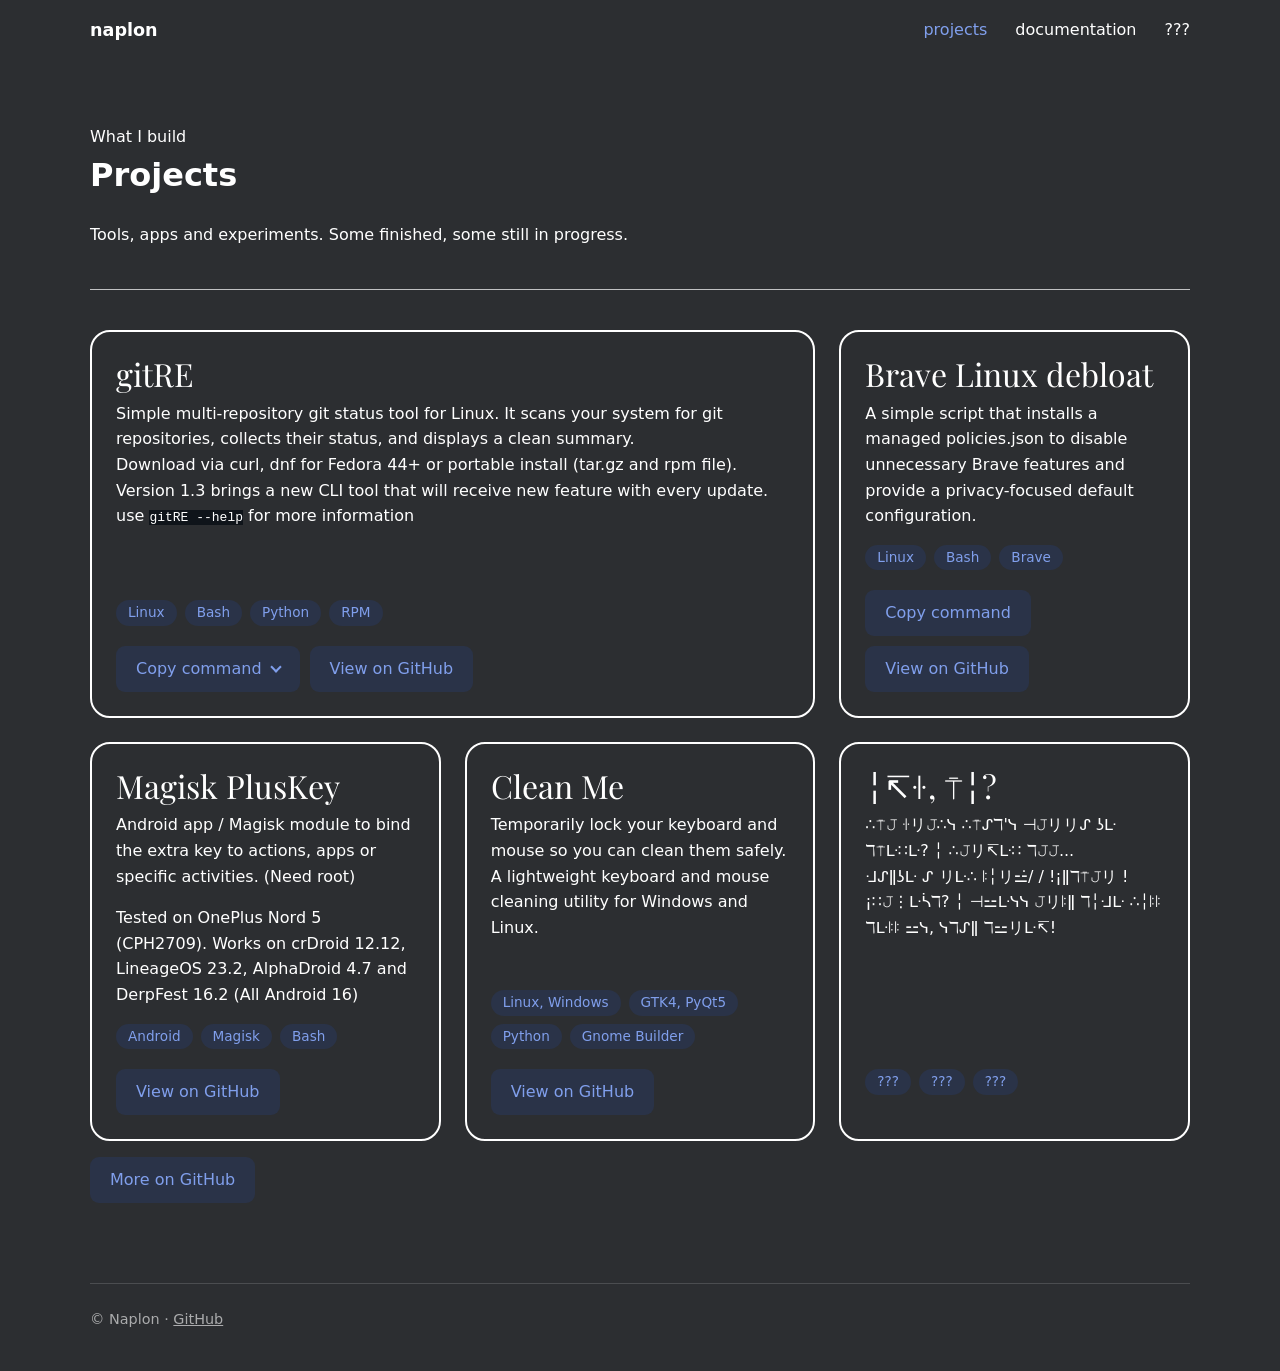
<file: projects.html>
<!doctype html>
<html lang="en">

<head>
  <meta charset="UTF-8">
  <meta name="viewport" content="width=device-width, initial-scale=1">
  <meta name="theme-color" content="#2c2e31">
  <meta name="description" content="Projects by Naplon.">

  <title>/home/naplon/projects</title>

  <link rel="stylesheet" href="style.css">
  <script src="main.js" defer></script>
</head>

<body>
  <div class="container">
    <nav>
      <a class="nav-brand" href="index.html" aria-label="Naplon home"><strong>naplon</strong></a>

      <button class="nav-toggle" type="button" aria-label="Toggle menu" aria-expanded="false" aria-controls="nav-links">
        <span></span><span></span><span></span>
      </button>

      <div class="nav-links" id="nav-links">
        <a href="projects.html" aria-current="page">projects</a>
        <a target="_blank" rel="noopener" href="https://docs.naplon.xyz/linux/">documentation</a>
        <a target="_blank" rel="noopener" href="https://unix.naplon.xyz">???</a>
      </div>
    </nav>

    <main>
      <div class="intro">
        <p class="label">What I build</p>
        <h1>Projects</h1>
        <p>Tools, apps and experiments. Some finished, some still in progress.</p>
      </div>

      <section id="projects">
        <div class="project-grid">


          <article class="card project-card project-card-wide">
            <h2>gitRE</h2>
            <p>
              Simple multi-repository git status tool for Linux.
              It scans your system for git repositories, collects their status, and displays a clean summary. <br>
              Download via curl, dnf for Fedora 44+ or portable install (tar.gz and rpm file). <br> 
              Version 1.3 brings a new CLI tool that will receive new feature with every update. use <code>gitRE --help</code> for more information
            </p>
            <ul class="tags">
              <li>Linux</li>
              <li>Bash</li>
              <li>Python</li>
              <li>RPM</li>
            </ul>
            <div class="card-actions">
              <div class="copy-menu">
                <button class="button menu-trigger" type="button" aria-haspopup="menu"
                  aria-expanded="false" aria-controls="gitre-menu">Copy command</button>
                <div class="menu" id="gitre-menu" role="menu" aria-label="Install method">
                  <button class="menu-item" type="button" role="menuitem"
                    data-copy="curl -fsSL https://raw.githubusercontent.com/naplon74/git_RE/main/install.sh | bash">
                    <span class="menu-label">curl</span>
                    <span class="menu-cmd">curl -fsSL https://raw.githubusercontent.com/naplon74/git_RE/main/install.sh | bash</span>
                  </button>
                  <button class="menu-item" type="button" role="menuitem"
                    data-copy="sudo dnf copr enable naplon74/gitre &amp;&amp; sudo dnf install gitre">
                    <span class="menu-label">dnf (Fedora)</span>
                    <span class="menu-cmd">sudo dnf copr enable naplon74/gitre &amp;&amp; sudo dnf install gitre</span>
                  </button>
                </div>
              </div>
              <a class="button" href="https://github.com/naplon74/gitRE">View on GitHub</a>
            </div>
          </article>

          <article class="card project-card">
            <h2>Brave Linux debloat</h2>
            <p>
              A simple script that installs a managed policies.json to disable unnecessary Brave features and provide a privacy-focused default configuration.
            </p>
            <ul class="tags">
              <li>Linux</li>
              <li>Bash</li>
              <li>Brave</li>
            </ul>
            <div class="card-actions">
              <button class="button copy-btn" type="button"
              data-copy="A simple script that installs a managed policies.json to disable unnecessary Brave features and provide a privacy-focused default configuration.">Copy command</button>
              <a class="button" target="_blank" rel="noopener" href="https://github.com/naplon74/brave-linux-debloat">View on GitHub</a>
            </div>
          </article>

          <article class="card project-card">
            <h2>Magisk PlusKey</h2>
            <p>
              Android app / Magisk module to bind the extra key to actions, apps or
              specific activities. (Need root)
            </p>
            <p>Tested on OnePlus Nord 5 (CPH2709). Works on crDroid 12.12, LineageOS 23.2, AlphaDroid 4.7 and DerpFest 16.2 (All Android 16)</p>
            <ul class="tags">
              <li>Android</li>
              <li>Magisk</li>
              <li>Bash</li>
            </ul>
            <a class="button" target="_blank" rel="noopener" href="https://github.com/naplon74/magisk-pluskey">View on
              GitHub</a>
          </article>

          <article class="card project-card">
            <h2>Clean Me</h2>
            <p>
              Temporarily lock your keyboard and mouse so you can clean them safely.
              A lightweight keyboard and mouse cleaning utility for Windows and Linux.
            </p>
            <ul class="tags">
              <li>Linux, Windows</li>
              <li>GTK4, PyQt5</li>
              <li>Python</li>
              <li>Gnome Builder</li>
            </ul>
            <a class="button" target="_blank" rel="noopener" href="https://github.com/naplon74/CleanMe">View on GitHub</a>
          </article>

          <article class="card project-card">
            <h2>╎↸ꖌ, ⍑╎?</h2>
            <p>
              ∴⍑𝙹 ꖌリ𝙹∴ᓭ ∴⍑ᔑℸ'ᓭ ⊣𝙹リリᔑ ʖᒷ ℸ⍑ᒷ∷ᒷ? ╎ ∴𝙹リ↸ᒷ∷ ℸ𝙹𝙹... <br>
              ᒲᔑǁʖᒷ ᔑ リᒷ∴ ꖎ╎リ⚍̇/ / !¡ǁℸ⍑𝙹リ !¡∷𝙹⋮ᒷᓵℸ? ╎ ⊣⚍ᒷᓭᓭ 𝙹リꖎǁ ℸ╎ᒲᒷ ∴╎ꖎꖎ ℸᒷꖎꖎ ⚍ᓭ, ᓭℸᔑǁ ℸ⚍リᒷ↸!
            </p>
            <ul class="tags">
              <li>???</li>
              <li>???</li>
              <li>???</li>
            </ul>
          </article>

        </div>

        <p class="more">
          <a class="button" target="_blank" rel="noopener" href="https://github.com/naplon74">More on GitHub</a>
        </p>
      </section>
    </main>

    <footer>
      <p>
        &copy; <span id="year"></span> Naplon &middot;
        <a target="_blank" rel="noopener" href="https://github.com/naplon74">GitHub</a>
      </p>
    </footer>
  </div>
</body>

</html>
</file>
<file: style.css>
@import url('https://fonts.googleapis.com/css2?family=Playfair+Display:ital,wght@0,400..900;1,400..900&display=swap');

:root {
  color-scheme: dark;

  font-family: Inter, system-ui, sans-serif;

  --bg: #2c2e31;
  --muted: rgba(255, 255, 255, 0.6);
  --line: rgba(255, 255, 255, 0.7);
  --soft-line: rgba(255, 255, 255, 0.15);
  --accent: #809fec;
  --accent-bg: #2a3348;
}

* {
  box-sizing: border-box;
}

body {
  margin: 0;
  background: var(--bg);
  line-height: 1.6;
}

a {
  color: white;
  text-decoration: none;
}

a:focus-visible,
button:focus-visible {
  outline: 2px solid var(--accent);
  outline-offset: 3px;
  border-radius: 4px;
}

.container {
  width: min(1100px, calc(100% - 32px));
  margin-inline: auto;
}

main {
  padding-block: 64px;
}

/* Nav */

nav {
  display: flex;
  flex-wrap: wrap;
  align-items: center;
  justify-content: space-between;
  gap: 16px;
  padding-block: 16px;
}

.nav-brand {
  font-size: 1.1rem;
}

.nav-links {
  display: flex;
  align-items: center;
  gap: 28px;
}

.nav-links a {
  transition: color 200ms;
}

.nav-links a:hover,
.nav-links a[aria-current="page"] {
  color: var(--accent);
}

/* Burger menu */

.nav-toggle {
  display: none;
  flex-direction: column;
  justify-content: center;
  align-items: center;
  gap: 5px;
  width: 44px;
  height: 44px;
  padding: 0;
  border: 0;
  background: transparent;
  cursor: pointer;
}

.nav-toggle span {
  display: block;
  width: 24px;
  height: 2px;
  border-radius: 2px;
  background: white;
  transition: transform 250ms, opacity 200ms;
}

.nav-toggle[aria-expanded="true"] span:nth-child(1) {
  transform: translateY(7px) rotate(45deg);
}

.nav-toggle[aria-expanded="true"] span:nth-child(2) {
  opacity: 0;
}

.nav-toggle[aria-expanded="true"] span:nth-child(3) {
  transform: translateY(-7px) rotate(-45deg);
}

/* Intro / text  */

.label {
  margin: 0;
}

.label + h1,
.label + h2 {
  margin-top: 0;
}

.intro {
  border-bottom: 1px solid var(--line);
  border-top-left-radius: 8px;
  border-top-right-radius: 8px;
  padding-bottom: 25px;
}

.myself section {
  margin-top: 48px;
}

.myself a:not(.button) {
  text-decoration: underline;
  transition: all 300ms;
}

.myself a:not(.button):hover,
.myself a:not(.button):focus-visible {
  text-decoration: underline 1px rgba(255, 255, 255, 0);
  color: red;
}

.button {
  display: inline-flex;
  align-items: center;
  justify-content: center;
  min-height: 40px;
  padding: 10px 20px;
  border: 0;
  border-radius: 9px;
  background: var(--accent-bg);
  color: var(--accent);
  font: inherit;
  cursor: pointer;
  transition: color 200ms;
}

.button:hover {
  color: white;
}

.card {
  padding: 24px;
  border: 2px solid white;
  border-radius: 20px;
}

.card-actions {
  display: flex;
  flex-wrap: wrap;
  gap: 10px;
}



/* Skills / Tools */

.card-gallery {
  display: grid;
  grid-template-columns: repeat(auto-fit, minmax(min(100%, 320px), 1fr));
  gap: 30px;
  margin-top: 24px;
}

.card-body {
  display: flex;
  flex-direction: column;
  height: 100%;
  min-height: 420px;
}

.card-list {
  margin: 0;
  padding: 0;
  list-style: none;
  font-size: clamp(1.25rem, 5vw, 1.9rem);
}

.card-list li {
  margin-block: 0.4em;
}

.card-list i {
  display: inline-block;
  width: 1.3em;
  text-align: center;
}

.card-title {
  margin: auto 0 0;
  padding-top: 24px;
  align-self: flex-end;
  color: var(--muted);
  font-family: "Playfair Display", serif;
  font-size: clamp(2.75rem, 10vw, 3.75rem);
  font-weight: 400;
  line-height: 1;
}

/* Projects */

.project-grid {
  display: grid;
  grid-template-columns: repeat(auto-fit, minmax(min(100%, 300px), 1fr));
  gap: 24px;
  margin-top: 40px;
}

.project-card {
  display: flex;
  flex-direction: column;
}

.project-card h2 {
  margin: 0 0 8px;
  font-family: "Playfair Display", serif;
  font-size: 2rem;
  font-weight: 400;
  line-height: 1.15;
}

.project-card p {
  flex: 1;
  margin: 0 0 16px;
}

.tags {
  display: flex;
  flex-wrap: wrap;
  gap: 8px;
  margin: 0 0 20px;
  padding: 0;
  list-style: none;
}

.tags li {
  padding: 2px 12px;
  border-radius: 999px;
  background: var(--accent-bg);
  color: var(--accent);
  font-size: 0.85rem;
}

.project-card .button {
  align-self: flex-start;
}

.project-card-wide {
  grid-column: span 2;
}

/* gitRE */

.copy-menu {
  position: relative;
}

.menu-trigger::after {
  content: "";
  width: 6px;
  height: 6px;
  margin-left: 10px;
  border-right: 2px solid currentColor;
  border-bottom: 2px solid currentColor;
  transform: translateY(-2px) rotate(45deg);
  transition: transform 200ms;
}

.menu-trigger[aria-expanded="true"] {
  color: white;
}

.menu-trigger[aria-expanded="true"]::after {
  transform: translateY(2px) rotate(-135deg);
}

.menu {
  position: absolute;
  top: calc(100% + 8px);
  left: 0;
  z-index: 10;
  display: flex;
  flex-direction: column;
  gap: 6px;
  width: min(340px, calc(100vw - 72px));
  padding: 8px;
  border: 2px solid white;
  border-radius: 16px;
  background: var(--bg);
  box-shadow: 0 12px 32px rgba(0, 0, 0, 0.45);
  opacity: 0;
  visibility: hidden;
  transform: translateY(-4px);
  transition: opacity 150ms, transform 150ms, visibility 150ms;
}

.menu.open {
  opacity: 1;
  visibility: visible;
  transform: none;
}

.menu-item {
  display: flex;
  flex-direction: column;
  align-items: flex-start;
  gap: 2px;
  width: 100%;
  min-width: 0;
  padding: 10px 14px;
  border: 0;
  border-radius: 9px;
  background: var(--accent-bg);
  color: var(--accent);
  font: inherit;
  text-align: left;
  cursor: pointer;
  transition: color 200ms;
}

.menu-item:hover,
.menu-item:focus-visible {
  color: white;
}

.menu-item:focus-visible {
  outline-offset: 2px;
}

.menu-cmd {
  max-width: 100%;
  overflow: hidden;
  color: var(--muted);
  font-family: ui-monospace, "SFMono-Regular", Menlo, Consolas, monospace;
  font-size: 0.8rem;
  text-overflow: ellipsis;
  white-space: nowrap;
}

@media (prefers-reduced-motion: reduce) {
  .menu,
  .menu-trigger::after {
    transition: none;
  }
}

/* Footer */


footer {
  padding-block: 24px 40px;
  border-top: 1px solid var(--soft-line);
  color: var(--muted);
  font-size: 0.9rem;
}

footer p {
  margin: 0;
}

footer a {
  color: inherit;
  text-decoration: underline;
}

footer a:hover {
  transition: 0.5s;
  color: white;
}


/* Mobile */


@media (max-width: 700px) {
  .nav-toggle {
    display: inline-flex;
  }

  .nav-links {
    display: none;
    flex-direction: column;
    align-items: stretch;
    gap: 0;
    flex-basis: 100%;
    border-top: 1px solid var(--soft-line);
  }

  .nav-links.open {
    display: flex;
  }

  .nav-links a {
    padding: 14px 4px;
    border-bottom: 1px solid var(--soft-line);
  }
}

@media (max-width: 660px) {
  .project-card-wide {
    grid-column: auto;
  }
}

@media (max-width: 600px) {
  main {
    padding-block: 32px;
  }

  .card {
    padding: 20px;
  }

  .card-body {
    min-height: 0;
  }

  .card-gallery {
    gap: 20px;
  }

  .myself section {
    margin-top: 36px;
  }
}

code {
  background-color: #0f141a;
}
</file>
<file: site/css/theme.css>
p code {
    padding: 5px;
}

.highlighttable .copybtn,
.highlighttable .filename,
.highlight .copybtn,
.highlight .filename,
.highlighttable tr,
.highlight pre {
    padding-left: 10px;
    padding-right: 10px;
}

.highlight {
    margin-bottom: 5px;
}

.highlight:has(> .filename) {
    padding-top: 3px;
}

.highlight>pre {
    padding-top: 0.7em;
    padding-bottom: 0.7em;
}

.highlight:not(:has(> .filename))>pre {
    margin-bottom: 0px;
}


img {
    width: 100%;
}

.img-structure {
    width: auto;
}

details>details,
details>div {
    padding-left: 16px;
}

blockquote {
    position: relative;
    border-left: 3px solid #c0c0c0;
    padding-left: 10px;
}

blockquote:before {
    font-family: bootstrap-icons;
    content: '\F6B0';
    color: rgb(139, 139, 139);
}

blockquote p {
    position: relative;
}

blockquote cite {
    display: block;
    font-size: 0.8rem;
    color: #F8C8B2;
    text-align: right;
}

a[target="_blank"]:not(.btn) {
    text-decoration: underline;
}

a[target="_blank"]:not(.btn)::after {
    font-family: bootstrap-icons;
    font-size: 0.6em;
    content: '\F143';
    padding-left: 0.1em;
    padding-right: 0.1em;
    display: inline-block;
}

.accordion {
    position: relative;
    padding: 0.5rem 0;
    margin-bottom: 0.5rem;
}

svg {
    width: 100%;
}

mark {
    font-weight: bold;
}

.note .accordion-item {
    --bs-accordion-active-color: var(--bs-primary-text-emphasis);
    --bs-accordion-active-bg: var(--bs-primary-bg-subtle);
    --bs-accordion-btn-focus-box-shadow: 0 0 0 0;
}

.abstract,
.question .accordion-item {
    --bs-accordion-active-bg: var(--bs-secondary-bg-subtle);
    --bs-accordion-active-color: var(--bs-secondary-text-emphasis);
    --bs-accordion-btn-focus-box-shadow: 0 0 0 0;
}

.info .accordion-item {
    --bs-accordion-active-bg: var(--bs-info-bg-subtle);
    --bs-accordion-active-color: var(--bs-info-text-emphasis);
    --bs-accordion-btn-focus-box-shadow: 0 0 0 0;
}

.success .accordion-item {
    --bs-accordion-active-bg: var(--bs-success-bg-subtle);
    --bs-accordion-active-color: var(--bs-success-text-emphasis);
    --bs-accordion-btn-focus-box-shadow: 0 0 0 0;
}

.warning,
.tip,
.bug .accordion-item {
    --bs-accordion-active-bg: var(--bs-warning-bg-subtle);
    --bs-accordion-active-color: var(--bs-warning-text-emphasis);
    --bs-accordion-btn-focus-box-shadow: 0 0 0 0;
}

.failure,
.danger .accordion-item {
    --bs-accordion-active-bg: var(--bs-danger-bg-subtle);
    --bs-accordion-active-color: var(--bs-danger-text-emphasis);
    --bs-accordion-btn-focus-box-shadow: 0 0 0 0;
}

.example .accordion-item {
    --bs-accordion-active-bg: var(--bs-dark-bg-subtle);
    --bs-accordion-active-color: var(--bs-dark-text-emphasis);
    --bs-accordion-btn-focus-box-shadow: 0 0 0 0;
}

.quote .accordion-item {
    --bs-accordion-active-bg: var(--bs-light-bg-subtle);
    --bs-accordion-active-color: var(--bs-light-text-emphasis);
    --bs-accordion-btn-focus-box-shadow: 0 0 0 0;
}

@media print {
    .print-visible {
        display: none;
    }

    .print-hide {
        display: none;
    }

    .print-block {
        display: none;
    }

    .print-main {
        width: 100%;
    }
}

a.headerlink {
    font-size: 0;
    opacity: 0.35;
    transition: opacity 0.3s ease;
}

a.headerlink::before {
    font-family: bootstrap-icons;
    font-size: 1.15rem;
    content: '\F470';
    display: inline-block;
    color: var(--bs-body-color)
}

a.headerlink:active {
    opacity: 1;
}

a.headerlink:hover {
    opacity: 1;
}

a {
    text-decoration: none;
}

.tabbed-block>*:not(.highlight, img):first-child {
    margin-top: 0.7em;
}
.task-list-control input[type="checkbox"] {
    vertical-align: -0.1em;
    appearance: none;
    -webkit-appearance: none;
       -moz-appearance: none;
            appearance: none;
  }
  
.task-list-control input[type="checkbox"][checked="false"]:before {
    font-family: bootstrap-icons;
    content: '\F584';
}
.task-list-control input[type="checkbox"]:checked:not([checked="false"]):before {
    font-family: bootstrap-icons;
    content: '\F271';
}

li.task-list-item{
    list-style-type: none;
    margin-left: -1.5em;
}
</file>
<file: site/css/colors/auto.css>
@media (prefers-color-scheme: dark) {

    a,
    a[target="_blank"]:not(.btn)::after {
        color: #385898;
    }

    .highlighttable,
    .highlight {
        background: #404040;
    }

    code,
    .highlighttable tr,
    .highlight pre {
        color: #e1e1e1;
        background: #2f2f2f !important;
    }

    .highlight {
        border: solid 0.5px #404040;
    }
}

@media (prefers-color-scheme: light) {

    a,
    a[target="_blank"]:not(.btn)::after {
        color: #0066CC;
    }

    .highlighttable,
    .highlight {
        background: #e6e6e6;
    }

    code,
    .highlighttable tr,
    .highlight pre {
        color: #171717;
        background: #f2f2f2 !important;
    }

    .highlight {
        border: solid 0.5px #e6e6e6;
    }
}
</file>
<file: site/css/highlight/default.css>
pre { line-height: 125%; }
td.linenos .normal { color: inherit; background-color: transparent; padding-left: 5px; padding-right: 5px; }
span.linenos { color: inherit; background-color: transparent; padding-left: 5px; padding-right: 5px; }
td.linenos .special { color: #000000; background-color: #ffffc0; padding-left: 5px; padding-right: 5px; }
span.linenos.special { color: #000000; background-color: #ffffc0; padding-left: 5px; padding-right: 5px; }
.hll { background-color: #ffffcc }
.c { color: #3D7B7B; font-style: italic } /* Comment */
.err { border: 1px solid #FF0000 } /* Error */
.k { color: #008000; font-weight: bold } /* Keyword */
.o { color: #666666 } /* Operator */
.ch { color: #3D7B7B; font-style: italic } /* Comment.Hashbang */
.cm { color: #3D7B7B; font-style: italic } /* Comment.Multiline */
.cp { color: #9C6500 } /* Comment.Preproc */
.cpf { color: #3D7B7B; font-style: italic } /* Comment.PreprocFile */
.c1 { color: #3D7B7B; font-style: italic } /* Comment.Single */
.cs { color: #3D7B7B; font-style: italic } /* Comment.Special */
.gd { color: #A00000 } /* Generic.Deleted */
.ge { font-style: italic } /* Generic.Emph */
.ges { font-weight: bold; font-style: italic } /* Generic.EmphStrong */
.gr { color: #E40000 } /* Generic.Error */
.gh { color: #000080; font-weight: bold } /* Generic.Heading */
.gi { color: #008400 } /* Generic.Inserted */
.go { color: #717171 } /* Generic.Output */
.gp { color: #000080; font-weight: bold } /* Generic.Prompt */
.gs { font-weight: bold } /* Generic.Strong */
.gu { color: #800080; font-weight: bold } /* Generic.Subheading */
.gt { color: #0044DD } /* Generic.Traceback */
.kc { color: #008000; font-weight: bold } /* Keyword.Constant */
.kd { color: #008000; font-weight: bold } /* Keyword.Declaration */
.kn { color: #008000; font-weight: bold } /* Keyword.Namespace */
.kp { color: #008000 } /* Keyword.Pseudo */
.kr { color: #008000; font-weight: bold } /* Keyword.Reserved */
.kt { color: #B00040 } /* Keyword.Type */
.m { color: #666666 } /* Literal.Number */
.s { color: #BA2121 } /* Literal.String */
.na { color: #687822 } /* Name.Attribute */
.nb { color: #008000 } /* Name.Builtin */
.nc { color: #0000FF; font-weight: bold } /* Name.Class */
.no { color: #880000 } /* Name.Constant */
.nd { color: #AA22FF } /* Name.Decorator */
.ni { color: #717171; font-weight: bold } /* Name.Entity */
.ne { color: #CB3F38; font-weight: bold } /* Name.Exception */
.nf { color: #0000FF } /* Name.Function */
.nl { color: #767600 } /* Name.Label */
.nn { color: #0000FF; font-weight: bold } /* Name.Namespace */
.nt { color: #008000; font-weight: bold } /* Name.Tag */
.nv { color: #19177C } /* Name.Variable */
.ow { color: #AA22FF; font-weight: bold } /* Operator.Word */
.w { color: #bbbbbb } /* Text.Whitespace */
.mb { color: #666666 } /* Literal.Number.Bin */
.mf { color: #666666 } /* Literal.Number.Float */
.mh { color: #666666 } /* Literal.Number.Hex */
.mi { color: #666666 } /* Literal.Number.Integer */
.mo { color: #666666 } /* Literal.Number.Oct */
.sa { color: #BA2121 } /* Literal.String.Affix */
.sb { color: #BA2121 } /* Literal.String.Backtick */
.sc { color: #BA2121 } /* Literal.String.Char */
.dl { color: #BA2121 } /* Literal.String.Delimiter */
.sd { color: #BA2121; font-style: italic } /* Literal.String.Doc */
.s2 { color: #BA2121 } /* Literal.String.Double */
.se { color: #AA5D1F; font-weight: bold } /* Literal.String.Escape */
.sh { color: #BA2121 } /* Literal.String.Heredoc */
.si { color: #A45A77; font-weight: bold } /* Literal.String.Interpol */
.sx { color: #008000 } /* Literal.String.Other */
.sr { color: #A45A77 } /* Literal.String.Regex */
.s1 { color: #BA2121 } /* Literal.String.Single */
.ss { color: #19177C } /* Literal.String.Symbol */
.bp { color: #008000 } /* Name.Builtin.Pseudo */
.fm { color: #0000FF } /* Name.Function.Magic */
.vc { color: #19177C } /* Name.Variable.Class */
.vg { color: #19177C } /* Name.Variable.Global */
.vi { color: #19177C } /* Name.Variable.Instance */
.vm { color: #19177C } /* Name.Variable.Magic */
.il { color: #666666 } /* Literal.Number.Integer.Long */
</file>
<file: site/css/highlight/monokai.css>
pre { line-height: 125%; }
td.linenos .normal { color: inherit; background-color: transparent; padding-left: 5px; padding-right: 5px; }
span.linenos { color: inherit; background-color: transparent; padding-left: 5px; padding-right: 5px; }
td.linenos .special { color: #000000; background-color: #ffffc0; padding-left: 5px; padding-right: 5px; }
span.linenos.special { color: #000000; background-color: #ffffc0; padding-left: 5px; padding-right: 5px; }
.hll { background-color: #49483e }
.c { color: #959077 } /* Comment */
.err { color: #ed007e; background-color: #1e0010 } /* Error */
.esc { color: #f8f8f2 } /* Escape */
.g { color: #f8f8f2 } /* Generic */
.k { color: #66d9ef } /* Keyword */
.l { color: #ae81ff } /* Literal */
.n { color: #f8f8f2 } /* Name */
.o { color: #ff4689 } /* Operator */
.x { color: #f8f8f2 } /* Other */
.p { color: #f8f8f2 } /* Punctuation */
.ch { color: #959077 } /* Comment.Hashbang */
.cm { color: #959077 } /* Comment.Multiline */
.cp { color: #959077 } /* Comment.Preproc */
.cpf { color: #959077 } /* Comment.PreprocFile */
.c1 { color: #959077 } /* Comment.Single */
.cs { color: #959077 } /* Comment.Special */
.gd { color: #ff4689 } /* Generic.Deleted */
.ge { color: #f8f8f2; font-style: italic } /* Generic.Emph */
.ges { color: #f8f8f2; font-weight: bold; font-style: italic } /* Generic.EmphStrong */
.gr { color: #f8f8f2 } /* Generic.Error */
.gh { color: #f8f8f2 } /* Generic.Heading */
.gi { color: #a6e22e } /* Generic.Inserted */
.go { color: #66d9ef } /* Generic.Output */
.gp { color: #ff4689; font-weight: bold } /* Generic.Prompt */
.gs { color: #f8f8f2; font-weight: bold } /* Generic.Strong */
.gu { color: #959077 } /* Generic.Subheading */
.gt { color: #f8f8f2 } /* Generic.Traceback */
.kc { color: #66d9ef } /* Keyword.Constant */
.kd { color: #66d9ef } /* Keyword.Declaration */
.kn { color: #ff4689 } /* Keyword.Namespace */
.kp { color: #66d9ef } /* Keyword.Pseudo */
.kr { color: #66d9ef } /* Keyword.Reserved */
.kt { color: #66d9ef } /* Keyword.Type */
.ld { color: #e6db74 } /* Literal.Date */
.m { color: #ae81ff } /* Literal.Number */
.s { color: #e6db74 } /* Literal.String */
.na { color: #a6e22e } /* Name.Attribute */
.nb { color: #f8f8f2 } /* Name.Builtin */
.nc { color: #a6e22e } /* Name.Class */
.no { color: #66d9ef } /* Name.Constant */
.nd { color: #a6e22e } /* Name.Decorator */
.ni { color: #f8f8f2 } /* Name.Entity */
.ne { color: #a6e22e } /* Name.Exception */
.nf { color: #a6e22e } /* Name.Function */
.nl { color: #f8f8f2 } /* Name.Label */
.nn { color: #f8f8f2 } /* Name.Namespace */
.nx { color: #a6e22e } /* Name.Other */
.py { color: #f8f8f2 } /* Name.Property */
.nt { color: #ff4689 } /* Name.Tag */
.nv { color: #f8f8f2 } /* Name.Variable */
.ow { color: #ff4689 } /* Operator.Word */
.pm { color: #f8f8f2 } /* Punctuation.Marker */
.w { color: #f8f8f2 } /* Text.Whitespace */
.mb { color: #ae81ff } /* Literal.Number.Bin */
.mf { color: #ae81ff } /* Literal.Number.Float */
.mh { color: #ae81ff } /* Literal.Number.Hex */
.mi { color: #ae81ff } /* Literal.Number.Integer */
.mo { color: #ae81ff } /* Literal.Number.Oct */
.sa { color: #e6db74 } /* Literal.String.Affix */
.sb { color: #e6db74 } /* Literal.String.Backtick */
.sc { color: #e6db74 } /* Literal.String.Char */
.dl { color: #e6db74 } /* Literal.String.Delimiter */
.sd { color: #e6db74 } /* Literal.String.Doc */
.s2 { color: #e6db74 } /* Literal.String.Double */
.se { color: #ae81ff } /* Literal.String.Escape */
.sh { color: #e6db74 } /* Literal.String.Heredoc */
.si { color: #e6db74 } /* Literal.String.Interpol */
.sx { color: #e6db74 } /* Literal.String.Other */
.sr { color: #e6db74 } /* Literal.String.Regex */
.s1 { color: #e6db74 } /* Literal.String.Single */
.ss { color: #e6db74 } /* Literal.String.Symbol */
.bp { color: #f8f8f2 } /* Name.Builtin.Pseudo */
.fm { color: #a6e22e } /* Name.Function.Magic */
.vc { color: #f8f8f2 } /* Name.Variable.Class */
.vg { color: #f8f8f2 } /* Name.Variable.Global */
.vi { color: #f8f8f2 } /* Name.Variable.Instance */
.vm { color: #f8f8f2 } /* Name.Variable.Magic */
.il { color: #ae81ff } /* Literal.Number.Integer.Long */
</file>
